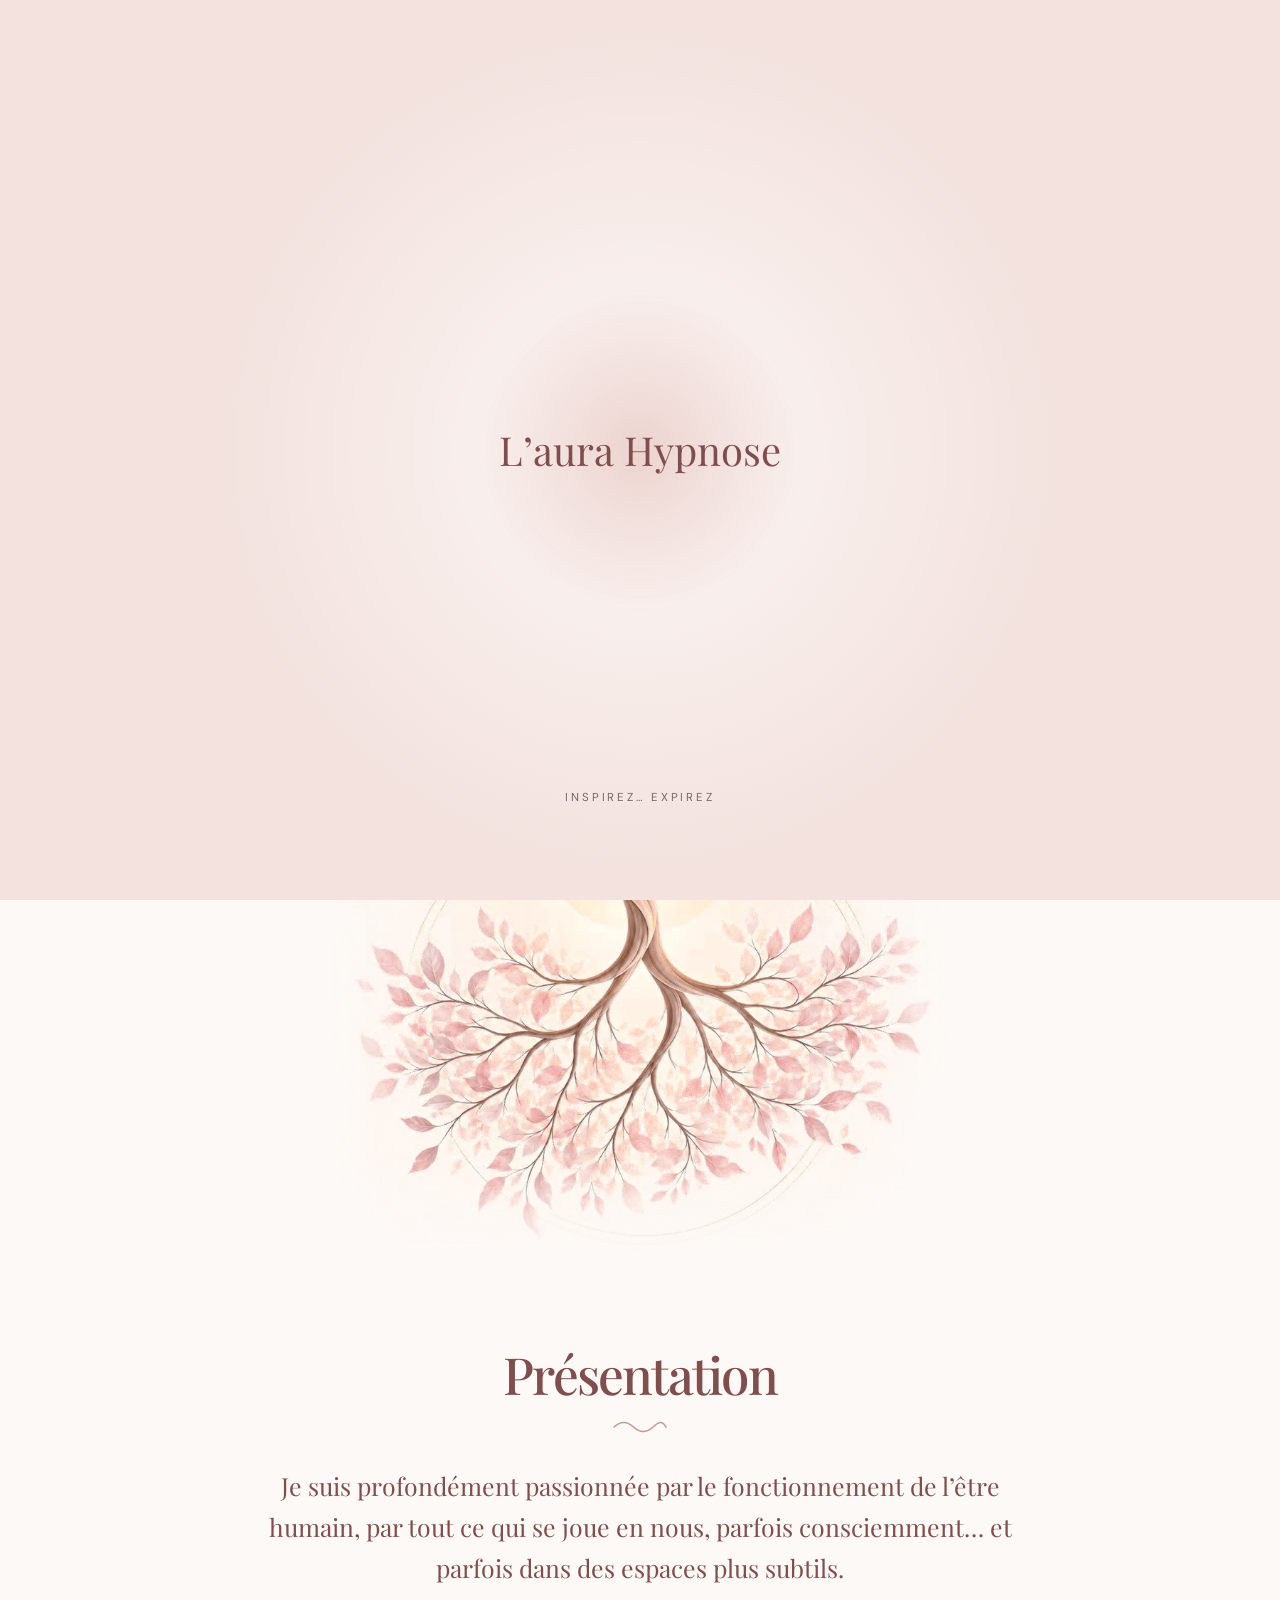
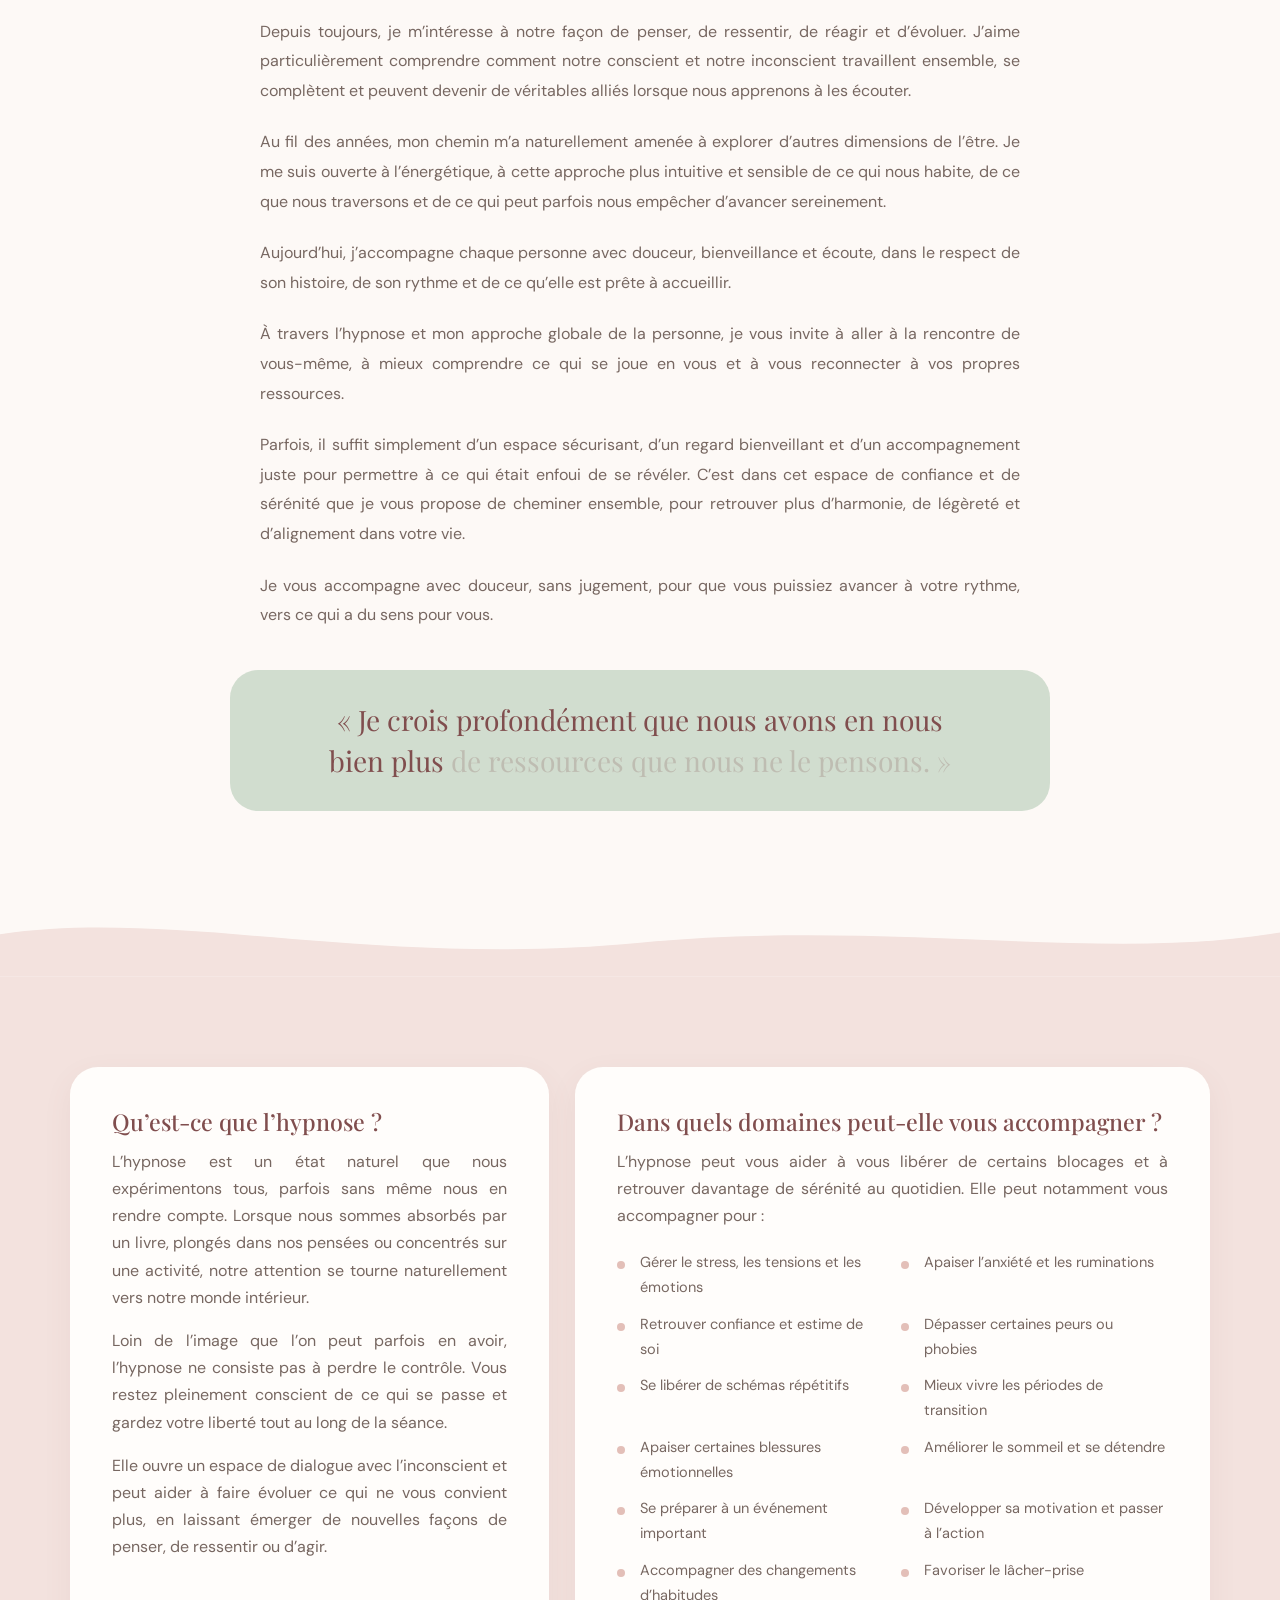
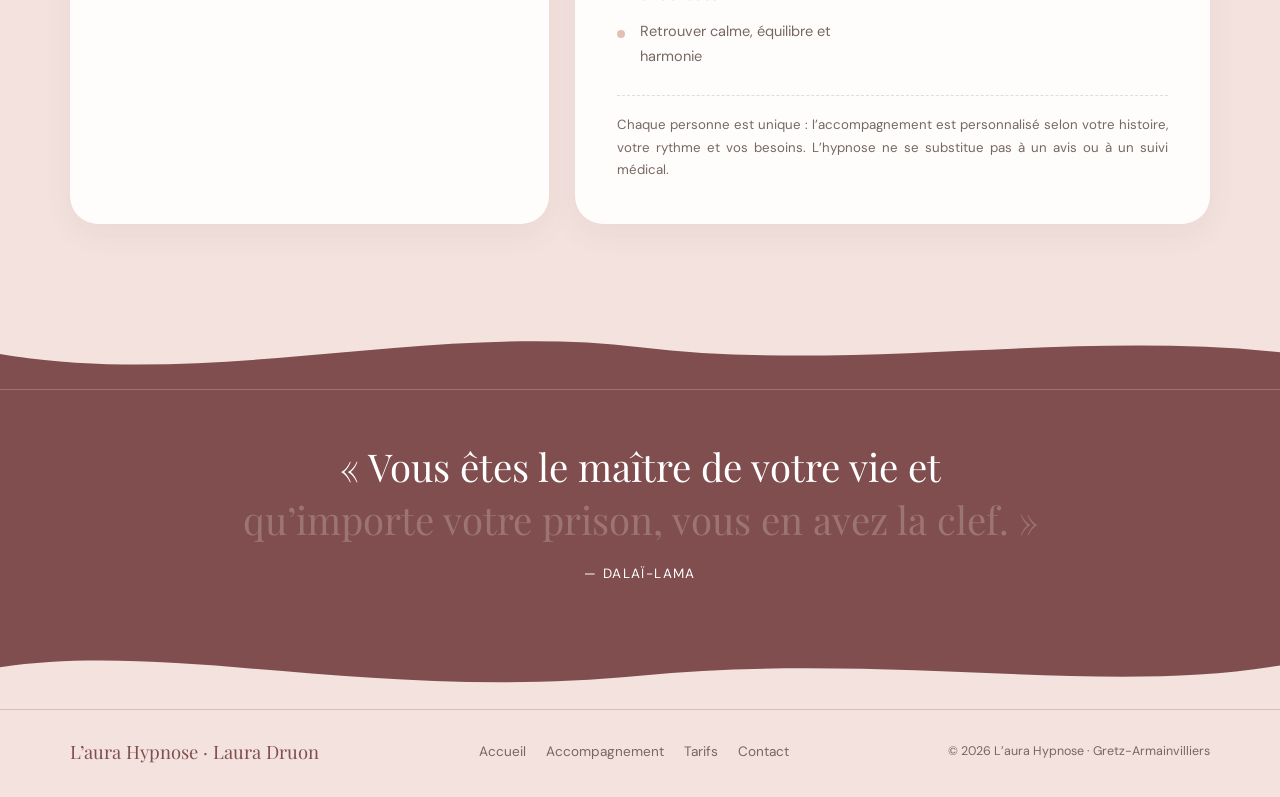
<file: index.html>
<!doctype html>
<html lang="fr">
  <head>
    <meta charset="utf-8">
    <meta name="viewport" content="width=device-width, initial-scale=1">
    <meta name="theme-color" content="#f3e2de">
    <meta name="description" content="Laura Druon, praticienne en hypnose Ericksonienne et magnétisme à Gretz-Armainvilliers. Un accompagnement doux et personnalisé.">
    <title>L’aura Hypnose — Laura Druon, hypnose et magnétisme</title>
    <link rel="preconnect" href="https://fonts.googleapis.com">
    <link rel="preconnect" href="https://fonts.gstatic.com" crossorigin>
    <link href="https://fonts.googleapis.com/css2?family=DM+Sans:wght@400;500;600;700&family=Playfair+Display:wght@400;500;600&display=swap" rel="stylesheet">
    <link rel="stylesheet" href="style.css?v=97beaa25">
    <link rel="stylesheet" href="motion.css?v=ee0d7de4">
  </head>
  <body>
    <div class="topline">Un accompagnement doux et personnalisé à Gretz-Armainvilliers</div>

    <header class="site-header">
      <div class="container nav-wrap">
        <button class="menu-toggle" type="button" aria-label="Ouvrir le menu" aria-expanded="false" aria-controls="navigation">
          <svg class="icon-open" viewBox="0 0 24 24" fill="none" stroke="currentColor" stroke-width="1.7" aria-hidden="true"><path d="M4 7h16M4 12h16M4 17h16" stroke-linecap="round"/></svg>
          <svg class="icon-close" viewBox="0 0 24 24" fill="none" stroke="currentColor" stroke-width="1.7" aria-hidden="true"><path d="M6 6l12 12M18 6 6 18" stroke-linecap="round"/></svg>
        </button>
        <nav class="menu-panel" id="navigation" aria-label="Navigation principale">
          <a href="index.html" aria-current="page">Accueil</a>
          <a href="accompagnement.html">Accompagnement</a>
          <a href="tarifs.html">Tarifs</a>
          <a href="contact.html">Contact</a>
        </nav>
        <a class="brand" href="index.html">L’aura Hypnose</a>
        <a class="button header-cta" href="contact.html">Prendre rendez-vous</a>
      </div>
    </header>

    <main>
      <section class="hero" id="accueil">
        <div class="container hero-grid">
          <div class="hero-copy">
            <p class="eyebrow">Hypnose Ericksonienne &amp; magnétisme</p>
            <h1>Retrouvez votre propre équilibre.</h1>
            <p>
              Un espace d’écoute et de douceur pour ralentir, vous reconnecter à vos ressources
              et avancer à votre rythme.
            </p>
            <div class="hero-actions">
              <a class="button" href="tel:+33698276993">Prendre rendez-vous <svg viewBox="0 0 24 24" fill="none" stroke="currentColor" stroke-width="1.8" aria-hidden="true"><path d="M5 12h14m-6-6 6 6-6 6" stroke-linecap="round" stroke-linejoin="round"/></svg></a>
              <a class="button button--outline" href="#presentation">Découvrir mon approche</a>
            </div>
            <div class="hero-location">
              <svg viewBox="0 0 24 24" fill="none" stroke="currentColor" stroke-width="1.7" aria-hidden="true"><path d="M20 10c0 5-8 12-8 12S4 15 4 10a8 8 0 1 1 16 0Z"/><circle cx="12" cy="10" r="2.5"/></svg>
              3 rue Gambetta · 77220 Gretz-Armainvilliers
            </div>
            <a class="hero-reviews" href="https://www.google.com/maps/search/?api=1&amp;query=L%27aura%20Hypnose%20Laura%20Druon%20Gretz-Armainvilliers" target="_blank" rel="noopener noreferrer">
              <span class="google-stars" aria-hidden="true">★★★★★</span> Voir les avis Google <svg viewBox="0 0 24 24" fill="none" stroke="currentColor" stroke-width="1.8" aria-hidden="true"><path d="M7 17 17 7M8 7h9v9" stroke-linecap="round" stroke-linejoin="round"/></svg>
            </a>
          </div>
          <div class="hero-portrait">
            <div class="hero-portrait-frame">
              <img src="assets/laura-druon.jpg" alt="Laura Druon, praticienne en hypnose Ericksonienne et magnétisme" width="768" height="768">
            </div>
          </div>
        </div>
      </section>
      <div class="wave" style="--from: var(--blush); --to: var(--paper)" aria-hidden="true"><svg viewBox="0 0 1440 90" preserveAspectRatio="none"><path d="M0,48 C240,90 480,10 720,40 C960,70 1200,20 1440,46 L1440,90 L0,90 Z"/></svg></div>

      <div class="tree-hang" aria-hidden="true">
        <img src="assets/arbre.webp" alt="" width="900" height="694">
      </div>

      <section class="section section--after-tree" id="presentation">
        <div class="container about-grid">
          <h2 class="section-title reveal">Présentation</h2>
          <div class="about-copy reveal">
            <p class="about-lead">
              Je suis profondément passionnée par le fonctionnement de l’être humain, par tout
              ce qui se joue en nous, parfois consciemment… et parfois dans des espaces plus subtils.
            </p>
            <p>
              Depuis toujours, je m’intéresse à notre façon de penser, de ressentir, de réagir
              et d’évoluer. J’aime particulièrement comprendre comment notre conscient et notre
              inconscient travaillent ensemble, se complètent et peuvent devenir de véritables
              alliés lorsque nous apprenons à les écouter.
            </p>
            <p>
              Au fil des années, mon chemin m’a naturellement amenée à explorer d’autres dimensions
              de l’être. Je me suis ouverte à l’énergétique, à cette approche plus intuitive et
              sensible de ce qui nous habite, de ce que nous traversons et de ce qui peut parfois
              nous empêcher d’avancer sereinement.
            </p>
            <p>
              Aujourd’hui, j’accompagne chaque personne avec douceur, bienveillance et écoute,
              dans le respect de son histoire, de son rythme et de ce qu’elle est prête à accueillir.
            </p>
            <p>
              À travers l’hypnose et mon approche globale de la personne, je vous invite à aller
              à la rencontre de vous-même, à mieux comprendre ce qui se joue en vous et à vous
              reconnecter à vos propres ressources.
            </p>
            <p>
              Parfois, il suffit simplement d’un espace sécurisant, d’un regard bienveillant et
              d’un accompagnement juste pour permettre à ce qui était enfoui de se révéler.
              C’est dans cet espace de confiance et de sérénité que je vous propose de cheminer
              ensemble, pour retrouver plus d’harmonie, de légèreté et d’alignement dans votre vie.
            </p>
            <p>
              Je vous accompagne avec douceur, sans jugement, pour que vous puissiez avancer à
              votre rythme, vers ce qui a du sens pour vous.
            </p>
          </div>
          <blockquote class="about-quote reveal">
            <p>« Je crois profondément que nous avons en nous bien plus de ressources que nous ne le pensons. »</p>
          </blockquote>
        </div>
      </section>

      <div class="wave" style="--from: var(--paper); --to: var(--blush)" aria-hidden="true"><svg viewBox="0 0 1440 90" preserveAspectRatio="none"><path d="M0,40 C200,10 420,80 720,50 C1000,22 1240,74 1440,38 L1440,90 L0,90 Z"/></svg></div>
      <section class="section section--blush" id="hypnose">
        <div class="container hypnosis-grid">
          <article class="soft-card reveal">
            <h3>Qu’est-ce que l’hypnose&nbsp;?</h3>
            <p>
              L’hypnose est un état naturel que nous expérimentons tous, parfois sans même nous
              en rendre compte. Lorsque nous sommes absorbés par un livre, plongés dans nos
              pensées ou concentrés sur une activité, notre attention se tourne naturellement
              vers notre monde intérieur.
            </p>
            <p>
              Loin de l’image que l’on peut parfois en avoir, l’hypnose ne consiste pas à perdre
              le contrôle. Vous restez pleinement conscient de ce qui se passe et gardez votre
              liberté tout au long de la séance.
            </p>
            <p>
              Elle ouvre un espace de dialogue avec l’inconscient et peut aider à faire évoluer
              ce qui ne vous convient plus, en laissant émerger de nouvelles façons de penser,
              de ressentir ou d’agir.
            </p>
          </article>
          <article class="soft-card reveal">
            <h3>Dans quels domaines peut-elle vous accompagner&nbsp;?</h3>
            <p>
              L’hypnose peut vous aider à vous libérer de certains blocages et à retrouver
              davantage de sérénité au quotidien. Elle peut notamment vous accompagner pour&nbsp;:
            </p>
            <ul class="support-list">
              <li>Gérer le stress, les tensions et les émotions</li>
              <li>Apaiser l’anxiété et les ruminations</li>
              <li>Retrouver confiance et estime de soi</li>
              <li>Dépasser certaines peurs ou phobies</li>
              <li>Se libérer de schémas répétitifs</li>
              <li>Mieux vivre les périodes de transition</li>
              <li>Apaiser certaines blessures émotionnelles</li>
              <li>Améliorer le sommeil et se détendre</li>
              <li>Se préparer à un événement important</li>
              <li>Développer sa motivation et passer à l’action</li>
              <li>Accompagner des changements d’habitudes</li>
              <li>Favoriser le lâcher-prise</li>
              <li>Retrouver calme, équilibre et harmonie</li>
            </ul>
            <p class="care-note">
              Chaque personne est unique : l’accompagnement est personnalisé selon votre
              histoire, votre rythme et vos besoins. L’hypnose ne se substitue pas à un avis
              ou à un suivi médical.
            </p>
          </article>
        </div>
      </section>

      <div class="wave" style="--from: var(--blush); --to: var(--rose)" aria-hidden="true"><svg viewBox="0 0 1440 90" preserveAspectRatio="none"><path d="M0,48 C240,90 480,10 720,40 C960,70 1200,20 1440,46 L1440,90 L0,90 Z"/></svg></div>
      <section class="quote-band" aria-label="Une pensée inspirante">
        <blockquote class="reveal">
          « Vous êtes le maître de votre vie et qu’importe votre prison, vous en avez la clef. »
          <cite>— Dalaï-Lama</cite>
        </blockquote>
      </section>
    </main>

    <div class="wave" style="--from: var(--rose); --to: var(--blush)" aria-hidden="true"><svg viewBox="0 0 1440 90" preserveAspectRatio="none"><path d="M0,40 C200,10 420,80 720,50 C1000,22 1240,74 1440,38 L1440,90 L0,90 Z"/></svg></div>
    <footer class="site-footer">
      <div class="container footer-inner">
        <span class="footer-brand">L’aura Hypnose · Laura Druon</span>
        <nav class="footer-links" aria-label="Liens du pied de page"><a href="index.html">Accueil</a> <a href="accompagnement.html">Accompagnement</a> <a href="tarifs.html">Tarifs</a> <a href="contact.html">Contact</a></nav>
        <p>© <span id="year">2026</span> L’aura Hypnose · Gretz-Armainvilliers</p>
      </div>
    </footer>

    <script src="main.js?v=8ebdf95c"></script>
    <script src="motion.js?v=c8d9424c"></script>
  </body>
</html>
</file>
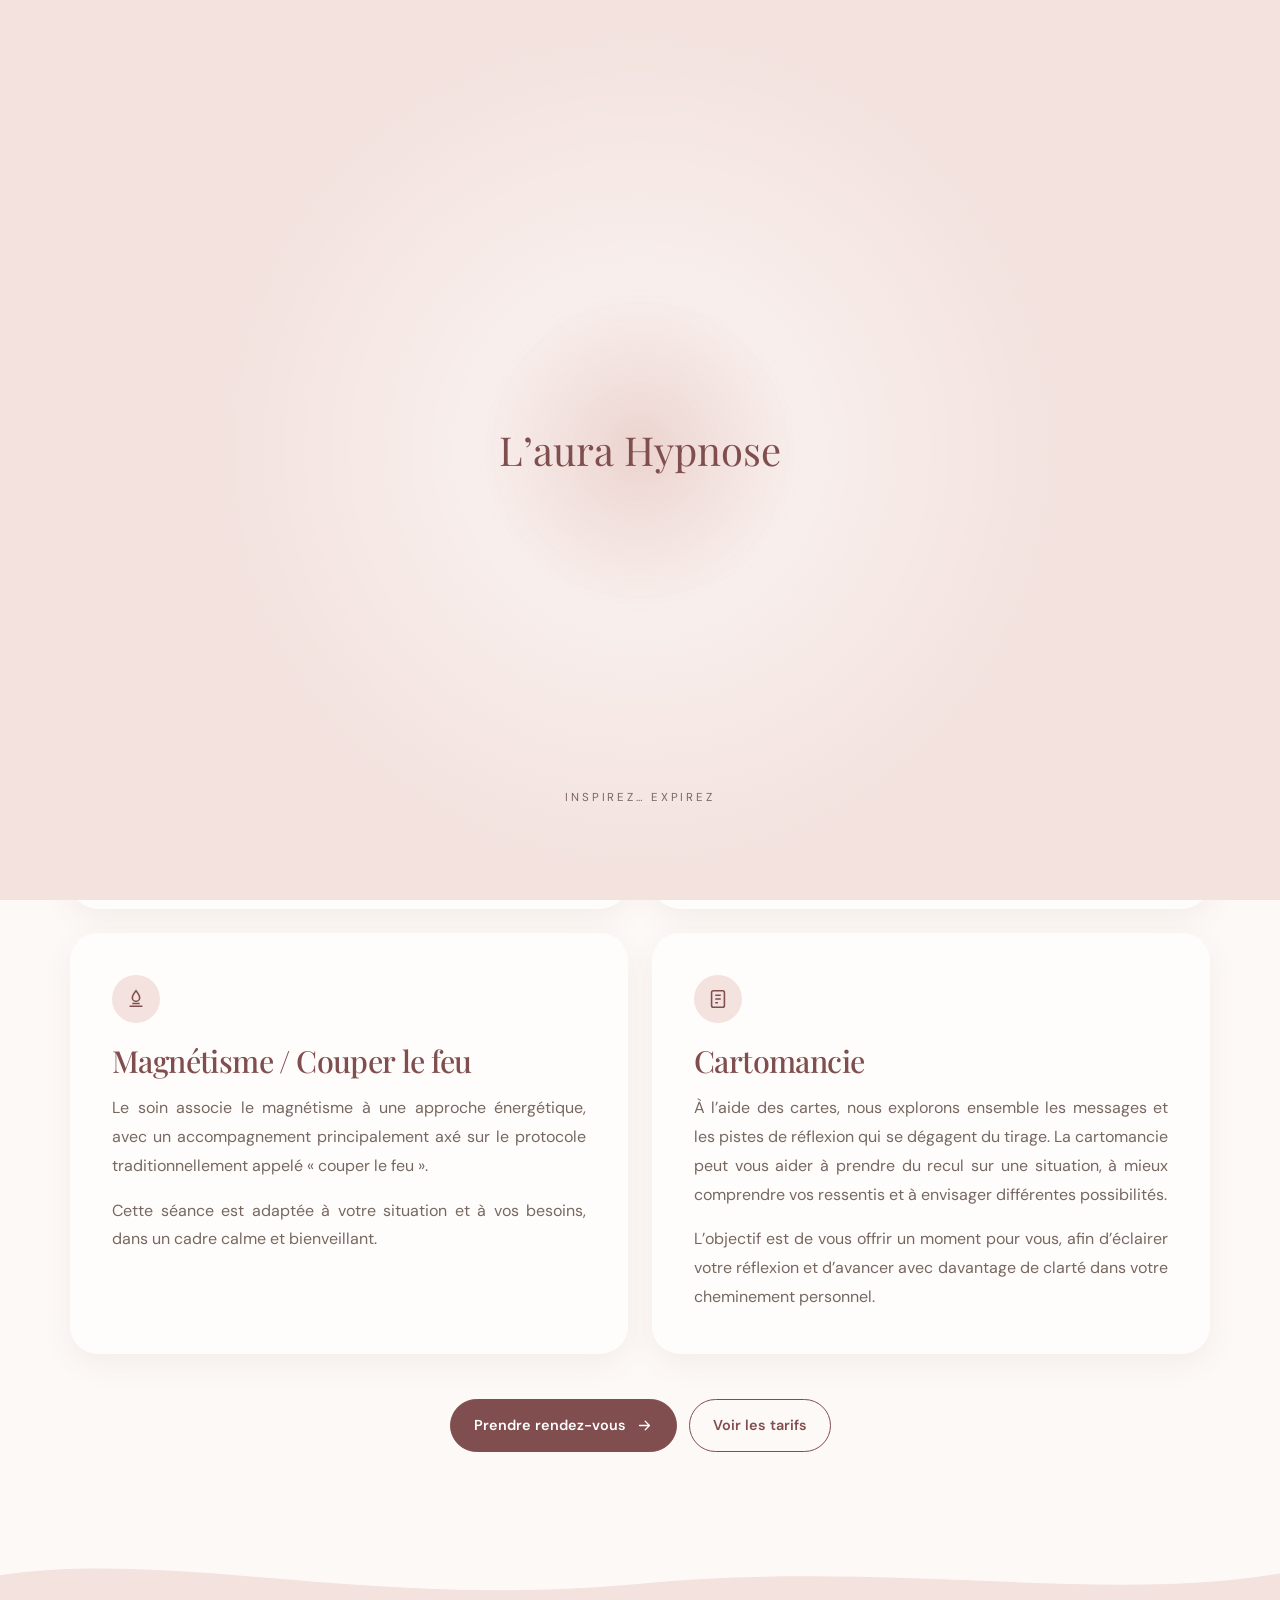
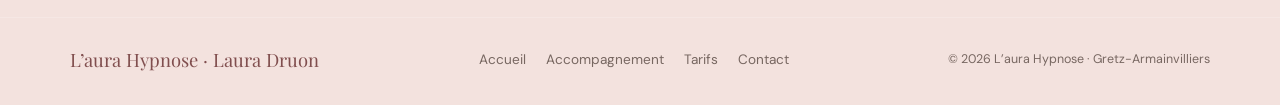
<file: accompagnement.html>
<!doctype html>
<html lang="fr">
  <head>
    <meta charset="utf-8">
    <meta name="viewport" content="width=device-width, initial-scale=1">
    <meta name="theme-color" content="#f3e2de">
    <meta name="description" content="Séance d’hypnose, soin énergétique, magnétisme / couper le feu et cartomancie à Gretz-Armainvilliers.">
    <title>Accompagnement — L’aura Hypnose</title>
    <link rel="preconnect" href="https://fonts.googleapis.com">
    <link rel="preconnect" href="https://fonts.gstatic.com" crossorigin>
    <link href="https://fonts.googleapis.com/css2?family=DM+Sans:wght@400;500;600;700&family=Playfair+Display:wght@400;500;600&display=swap" rel="stylesheet">
    <link rel="stylesheet" href="style.css?v=97beaa25">
    <link rel="stylesheet" href="motion.css?v=ee0d7de4">
  </head>
  <body>
    <div class="topline">Un accompagnement doux et personnalisé à Gretz-Armainvilliers</div>

    <header class="site-header">
      <div class="container nav-wrap">
        <button class="menu-toggle" type="button" aria-label="Ouvrir le menu" aria-expanded="false" aria-controls="navigation">
          <svg class="icon-open" viewBox="0 0 24 24" fill="none" stroke="currentColor" stroke-width="1.7" aria-hidden="true"><path d="M4 7h16M4 12h16M4 17h16" stroke-linecap="round"/></svg>
          <svg class="icon-close" viewBox="0 0 24 24" fill="none" stroke="currentColor" stroke-width="1.7" aria-hidden="true"><path d="M6 6l12 12M18 6 6 18" stroke-linecap="round"/></svg>
        </button>
        <nav class="menu-panel" id="navigation" aria-label="Navigation principale">
          <a href="index.html">Accueil</a>
          <a href="accompagnement.html" aria-current="page">Accompagnement</a>
          <a href="tarifs.html">Tarifs</a>
          <a href="contact.html">Contact</a>
        </nav>
        <a class="brand" href="index.html">L’aura Hypnose</a>
        <a class="button header-cta" href="contact.html">Prendre rendez-vous</a>
      </div>
    </header>

    <main>
      <section class="page-hero">
        <div class="container">
          <h1>Accompagnement</h1>
          <p>Chaque accompagnement est pensé pour vous, dans le respect de votre histoire et de votre rythme.</p>
        </div>
      </section>
      <div class="wave" style="--from: var(--blush); --to: var(--paper)" aria-hidden="true"><svg viewBox="0 0 1440 90" preserveAspectRatio="none"><path d="M0,48 C240,90 480,10 720,40 C960,70 1200,20 1440,46 L1440,90 L0,90 Z"/></svg></div>
      <section class="section">
        <div class="container">
          <div class="offer-grid">
            <article class="soft-card offer-card reveal">
              <div class="icon-bubble" aria-hidden="true"><svg viewBox="0 0 24 24" fill="none" stroke="currentColor" stroke-width="1.7"><path d="M12 3c-4.5 0-7 3.1-7 7 0 2.8 1.7 4.2 3.5 5.2.8.5 1.5 1.1 1.5 2.3V20h4v-2.5c0-1.2.7-1.8 1.5-2.3C17.3 14.2 19 12.8 19 10c0-3.9-2.5-7-7-7Z"/><path d="M9.5 20h5M10 8.5c.5-1 1.2-1.5 2-1.5"/></svg></div>
              <h2>Séance d’hypnose</h2>
              <p>La séance se déroule en deux temps.</p>
              <p>Dans un premier temps, nous prenons le temps d’échanger afin de bien comprendre votre problématique, vos besoins et ce que vous êtes venu chercher à travers cet accompagnement.</p>
              <p>Dans un second temps, nous réalisons la séance d’hypnose, adaptée à votre situation et à vos attentes.</p>
            </article>
            <article class="soft-card offer-card reveal">
              <div class="icon-bubble" aria-hidden="true"><svg viewBox="0 0 24 24" fill="none" stroke="currentColor" stroke-width="1.7"><path d="M12 21s-8-4.4-8-11a4.5 4.5 0 0 1 8-2.8A4.5 4.5 0 0 1 20 10c0 6.6-8 11-8 11Z"/><path d="M12 7v8m-3-4h6"/></svg></div>
              <h2>Soin énergétique</h2>
              <p>Le soin énergétique est réalisé dans un cadre calme et apaisant. Il vise à favoriser le rééquilibrage des énergies du corps, à harmoniser la circulation énergétique et à vous offrir un moment de détente, de recentrage et de reconnexion à vous-même.</p>
            </article>
            <article class="soft-card offer-card reveal">
              <div class="icon-bubble" aria-hidden="true"><svg viewBox="0 0 24 24" fill="none" stroke="currentColor" stroke-width="1.7"><path d="M12 3c-2.5 3-4 5-4 7.5a4 4 0 0 0 8 0C16 8 14.5 6 12 3Z"/><path d="M5 20h14M8 17h8"/></svg></div>
              <h2>Magnétisme / Couper le feu</h2>
              <p>Le soin associe le magnétisme à une approche énergétique, avec un accompagnement principalement axé sur le protocole traditionnellement appelé « couper le feu ».</p>
              <p>Cette séance est adaptée à votre situation et à vos besoins, dans un cadre calme et bienveillant.</p>
            </article>
            <article class="soft-card offer-card reveal">
              <div class="icon-bubble" aria-hidden="true"><svg viewBox="0 0 24 24" fill="none" stroke="currentColor" stroke-width="1.7"><rect x="5" y="3" width="14" height="18" rx="2"/><path d="M9 8h6m-6 4h6m-6 4h3"/></svg></div>
              <h2>Cartomancie</h2>
              <p>À l’aide des cartes, nous explorons ensemble les messages et les pistes de réflexion qui se dégagent du tirage. La cartomancie peut vous aider à prendre du recul sur une situation, à mieux comprendre vos ressentis et à envisager différentes possibilités.</p>
              <p>L’objectif est de vous offrir un moment pour vous, afin d’éclairer votre réflexion et d’avancer avec davantage de clarté dans votre cheminement personnel.</p>
            </article>
          </div>
          <div class="page-actions">
            <a class="button" href="contact.html">Prendre rendez-vous <svg viewBox="0 0 24 24" fill="none" stroke="currentColor" stroke-width="1.8" aria-hidden="true"><path d="M5 12h14m-6-6 6 6-6 6" stroke-linecap="round" stroke-linejoin="round"/></svg></a>
            <a class="button button--outline" href="tarifs.html">Voir les tarifs</a>
          </div>
        </div>
      </section>
    </main>

    <div class="wave" style="--from: var(--paper); --to: var(--blush)" aria-hidden="true"><svg viewBox="0 0 1440 90" preserveAspectRatio="none"><path d="M0,40 C200,10 420,80 720,50 C1000,22 1240,74 1440,38 L1440,90 L0,90 Z"/></svg></div>
    <footer class="site-footer">
      <div class="container footer-inner">
        <span class="footer-brand">L’aura Hypnose · Laura Druon</span>
        <nav class="footer-links" aria-label="Liens du pied de page"><a href="index.html">Accueil</a> <a href="accompagnement.html">Accompagnement</a> <a href="tarifs.html">Tarifs</a> <a href="contact.html">Contact</a></nav>
        <p>© <span id="year">2026</span> L’aura Hypnose · Gretz-Armainvilliers</p>
      </div>
    </footer>

    <script src="main.js?v=8ebdf95c"></script>
    <script src="motion.js?v=c8d9424c"></script>
  </body>
</html>
</file>
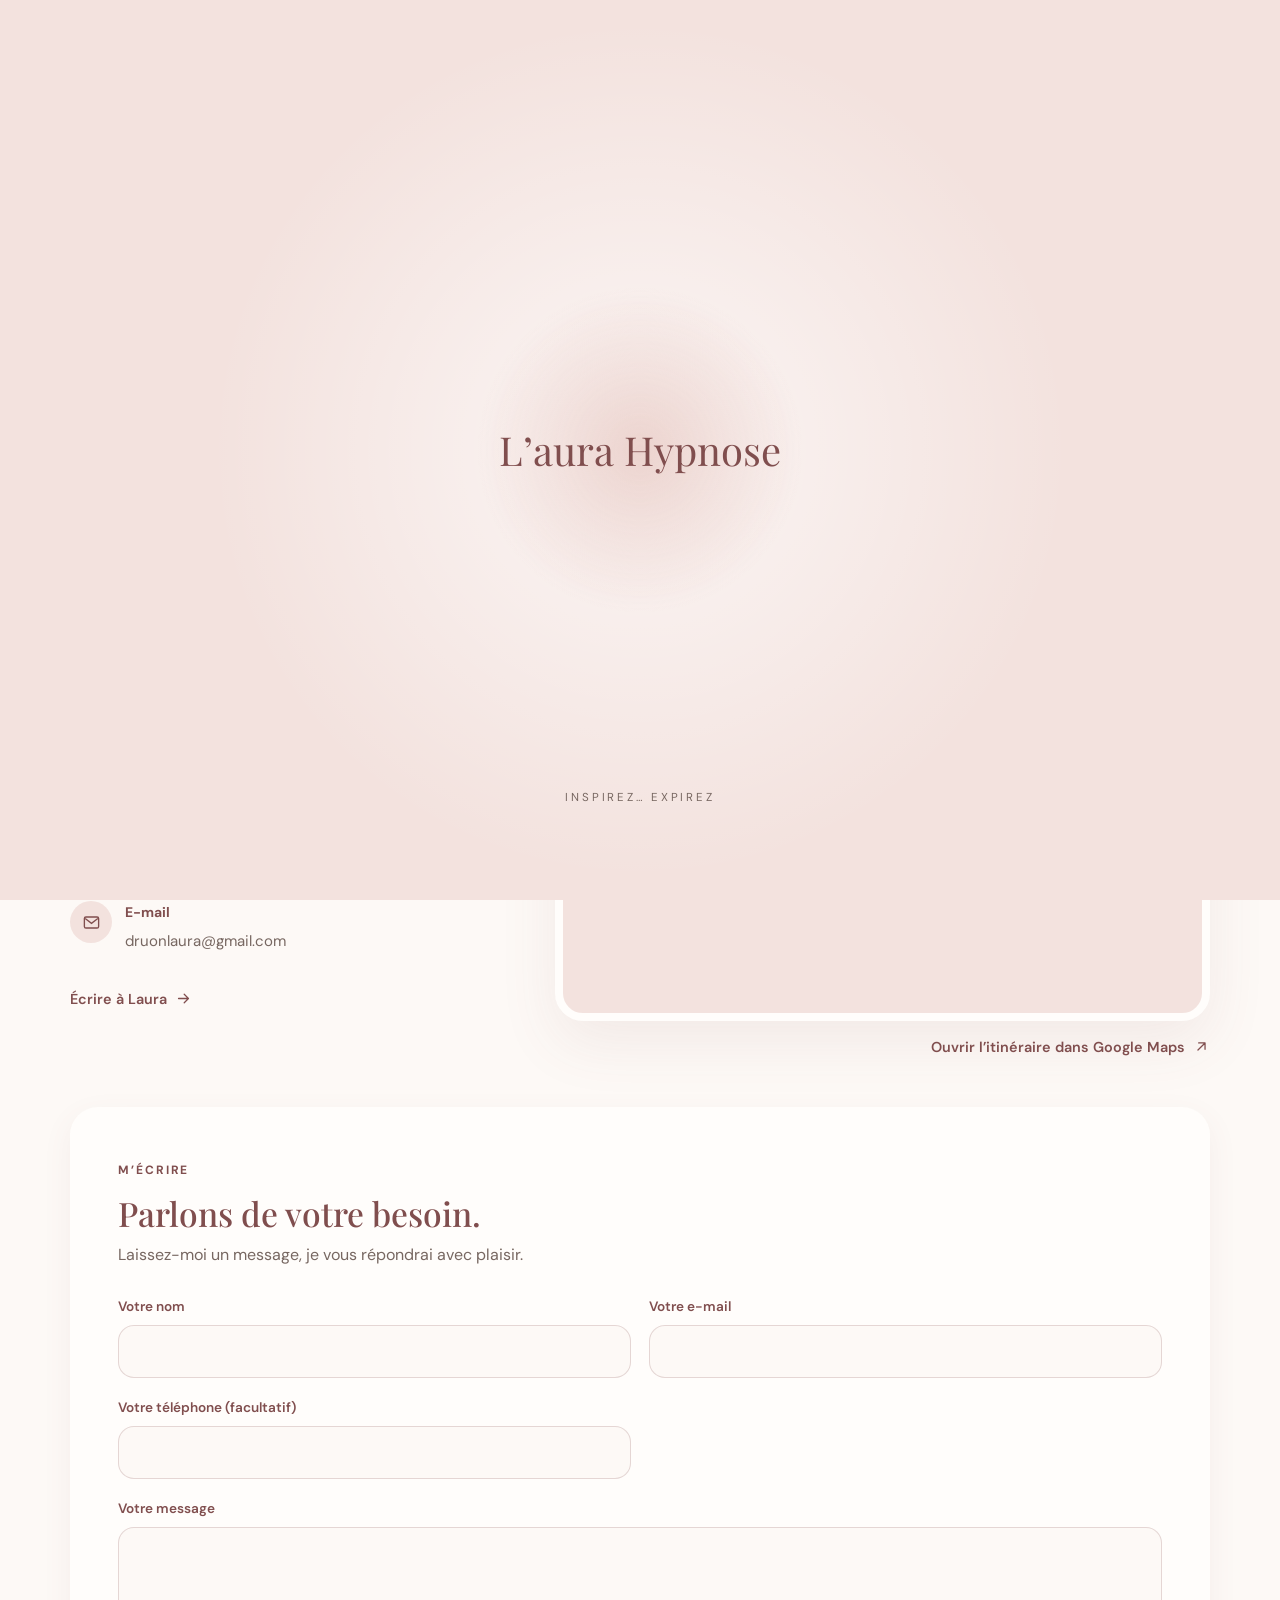
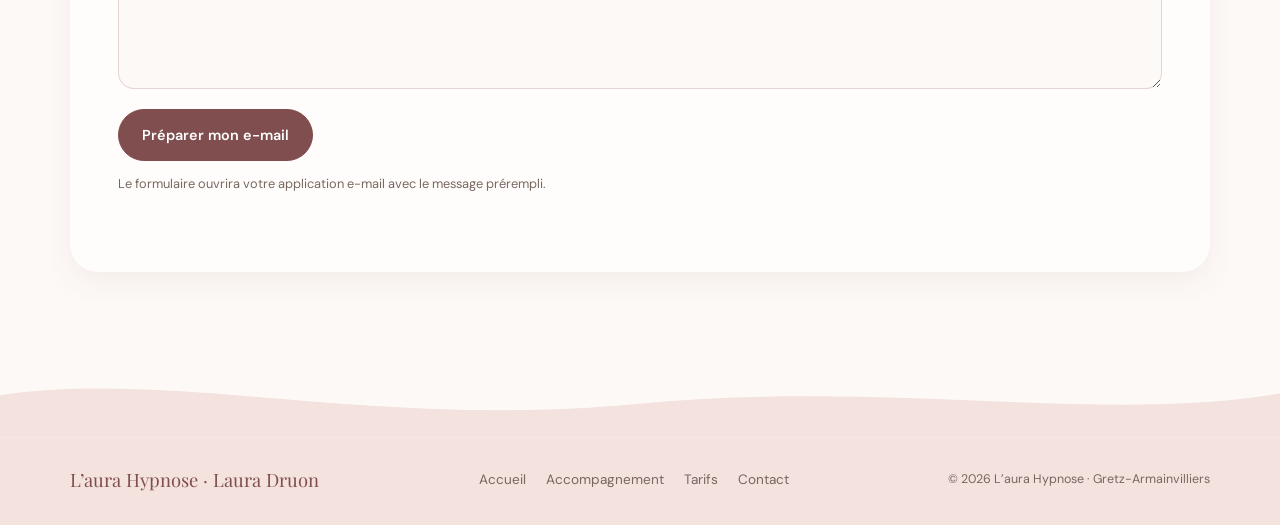
<file: contact.html>
<!doctype html>
<html lang="fr">
  <head>
    <meta charset="utf-8">
    <meta name="viewport" content="width=device-width, initial-scale=1">
    <meta name="theme-color" content="#f3e2de">
    <meta name="description" content="Contacter Laura Druon, praticienne en hypnose et magnétisme, 3 rue Gambetta à Gretz-Armainvilliers.">
    <title>Contact — L’aura Hypnose</title>
    <link rel="preconnect" href="https://fonts.googleapis.com">
    <link rel="preconnect" href="https://fonts.gstatic.com" crossorigin>
    <link href="https://fonts.googleapis.com/css2?family=DM+Sans:wght@400;500;600;700&family=Playfair+Display:wght@400;500;600&display=swap" rel="stylesheet">
    <link rel="stylesheet" href="style.css?v=97beaa25">
    <link rel="stylesheet" href="motion.css?v=ee0d7de4">
  </head>
  <body>
    <div class="topline">Un accompagnement doux et personnalisé à Gretz-Armainvilliers</div>

    <header class="site-header">
      <div class="container nav-wrap">
        <button class="menu-toggle" type="button" aria-label="Ouvrir le menu" aria-expanded="false" aria-controls="navigation">
          <svg class="icon-open" viewBox="0 0 24 24" fill="none" stroke="currentColor" stroke-width="1.7" aria-hidden="true"><path d="M4 7h16M4 12h16M4 17h16" stroke-linecap="round"/></svg>
          <svg class="icon-close" viewBox="0 0 24 24" fill="none" stroke="currentColor" stroke-width="1.7" aria-hidden="true"><path d="M6 6l12 12M18 6 6 18" stroke-linecap="round"/></svg>
        </button>
        <nav class="menu-panel" id="navigation" aria-label="Navigation principale">
          <a href="index.html">Accueil</a>
          <a href="accompagnement.html">Accompagnement</a>
          <a href="tarifs.html">Tarifs</a>
          <a href="contact.html" aria-current="page">Contact</a>
        </nav>
        <a class="brand" href="index.html">L’aura Hypnose</a>
        <a class="button header-cta" href="contact.html">Prendre rendez-vous</a>
      </div>
    </header>

    <main>
      <section class="page-hero">
        <div class="container">
          <h1>Contact</h1>
          <p>Une question ou envie de prendre rendez-vous&nbsp;? Je serai heureuse d’échanger avec vous.</p>
        </div>
      </section>
      <div class="wave" style="--from: var(--blush); --to: var(--paper)" aria-hidden="true"><svg viewBox="0 0 1440 90" preserveAspectRatio="none"><path d="M0,48 C240,90 480,10 720,40 C960,70 1200,20 1440,46 L1440,90 L0,90 Z"/></svg></div>
      <section class="section">
        <div class="container contact-grid">
          <div class="contact-copy reveal">
            <h2>Le premier pas, c’est de se rencontrer.</h2>
            <p>Contactez-moi par téléphone ou par e-mail, ou laissez-moi un message ci-dessous.</p>
            <div class="contact-list">
              <div class="contact-item">
                <span class="contact-icon" aria-hidden="true"><svg viewBox="0 0 24 24" fill="none" stroke="currentColor" stroke-width="1.7" aria-hidden="true"><path d="M20 10c0 5-8 12-8 12S4 15 4 10a8 8 0 1 1 16 0Z"/><circle cx="12" cy="10" r="2.5"/></svg></span>
                <div>
                  <strong>Adresse</strong>
                  <address>3 rue Gambetta<br>77220 Gretz-Armainvilliers<br>Entrée en bas directement</address>
                </div>
              </div>
              <div class="contact-item">
                <span class="contact-icon" aria-hidden="true">
                  <svg viewBox="0 0 24 24" fill="none" stroke="currentColor" stroke-width="1.7"><path d="M6.6 3h3l1.5 4-2 1.5a15 15 0 0 0 6.4 6.4l1.5-2 4 1.5v3c0 1.1-.9 2-2 2C10.7 19.4 4.6 13.3 4.6 5c0-1.1.9-2 2-2Z"/></svg>
                </span>
                <div>
                  <strong>Téléphone</strong>
                  <a href="tel:+33698276993">06 98 27 69 93</a>
                </div>
              </div>
              <div class="contact-item">
                <span class="contact-icon" aria-hidden="true">
                  <svg viewBox="0 0 24 24" fill="none" stroke="currentColor" stroke-width="1.7"><rect x="3" y="5" width="18" height="14" rx="2"/><path d="m4 7 8 6 8-6"/></svg>
                </span>
                <div>
                  <strong>E-mail</strong>
                  <a href="mailto:druonlaura@gmail.com">druonlaura@gmail.com</a>
                </div>
              </div>
            </div>
            <a class="text-link" href="mailto:druonlaura@gmail.com?subject=Demande%20de%20rendez-vous">Écrire à Laura <svg viewBox="0 0 24 24" fill="none" stroke="currentColor" stroke-width="1.8" aria-hidden="true"><path d="M5 12h14m-6-6 6 6-6 6" stroke-linecap="round" stroke-linejoin="round"/></svg></a>
          </div>
          <div class="reveal">
            <div class="map-wrap">
              <iframe
                title="Carte de localisation du cabinet de Laura Druon à Gretz-Armainvilliers"
                src="https://www.google.com/maps?q=3%20rue%20Gambetta%2C%2077220%20Gretz-Armainvilliers&amp;z=15&amp;output=embed"
                loading="lazy"
                referrerpolicy="no-referrer-when-downgrade"
              ></iframe>
            </div>
            <div class="map-link">
              <a class="text-link" href="https://www.google.com/maps/search/?api=1&amp;query=3%20rue%20Gambetta%2C%2077220%20Gretz-Armainvilliers" target="_blank" rel="noopener noreferrer">Ouvrir l’itinéraire dans Google Maps <svg viewBox="0 0 24 24" fill="none" stroke="currentColor" stroke-width="1.8" aria-hidden="true"><path d="M7 17 17 7M8 7h9v9" stroke-linecap="round" stroke-linejoin="round"/></svg></a>
            </div>
          </div>
          <form class="contact-form reveal" id="contact-form">
            <p class="eyebrow">M’écrire</p>
            <h3>Parlons de votre besoin.</h3>
            <p class="form-intro">Laissez-moi un message, je vous répondrai avec plaisir.</p>
            <div class="form-fields">
              <div class="form-field">
                <label for="contact-name">Votre nom</label>
                <input id="contact-name" name="name" type="text" autocomplete="name" required>
              </div>
              <div class="form-field">
                <label for="contact-email">Votre e-mail</label>
                <input id="contact-email" name="email" type="email" autocomplete="email" required>
              </div>
              <div class="form-field">
                <label for="contact-phone">Votre téléphone <span>(facultatif)</span></label>
                <input id="contact-phone" name="phone" type="tel" autocomplete="tel">
              </div>
              <div class="form-field form-field--wide">
                <label for="contact-message">Votre message</label>
                <textarea id="contact-message" name="message" rows="5" required></textarea>
              </div>
            </div>
            <button class="button form-submit" type="submit">Préparer mon e-mail</button>
            <p class="form-note">Le formulaire ouvrira votre application e-mail avec le message prérempli.</p>
            <p class="form-status" id="form-status" role="status" aria-live="polite"></p>
          </form>
        </div>
      </section>
    </main>

    <div class="wave" style="--from: var(--paper); --to: var(--blush)" aria-hidden="true"><svg viewBox="0 0 1440 90" preserveAspectRatio="none"><path d="M0,40 C200,10 420,80 720,50 C1000,22 1240,74 1440,38 L1440,90 L0,90 Z"/></svg></div>
    <footer class="site-footer">
      <div class="container footer-inner">
        <span class="footer-brand">L’aura Hypnose · Laura Druon</span>
        <nav class="footer-links" aria-label="Liens du pied de page"><a href="index.html">Accueil</a> <a href="accompagnement.html">Accompagnement</a> <a href="tarifs.html">Tarifs</a> <a href="contact.html">Contact</a></nav>
        <p>© <span id="year">2026</span> L’aura Hypnose · Gretz-Armainvilliers</p>
      </div>
    </footer>

    <script src="main.js?v=8ebdf95c"></script>
    <script src="motion.js?v=c8d9424c"></script>
  </body>
</html>
</file>
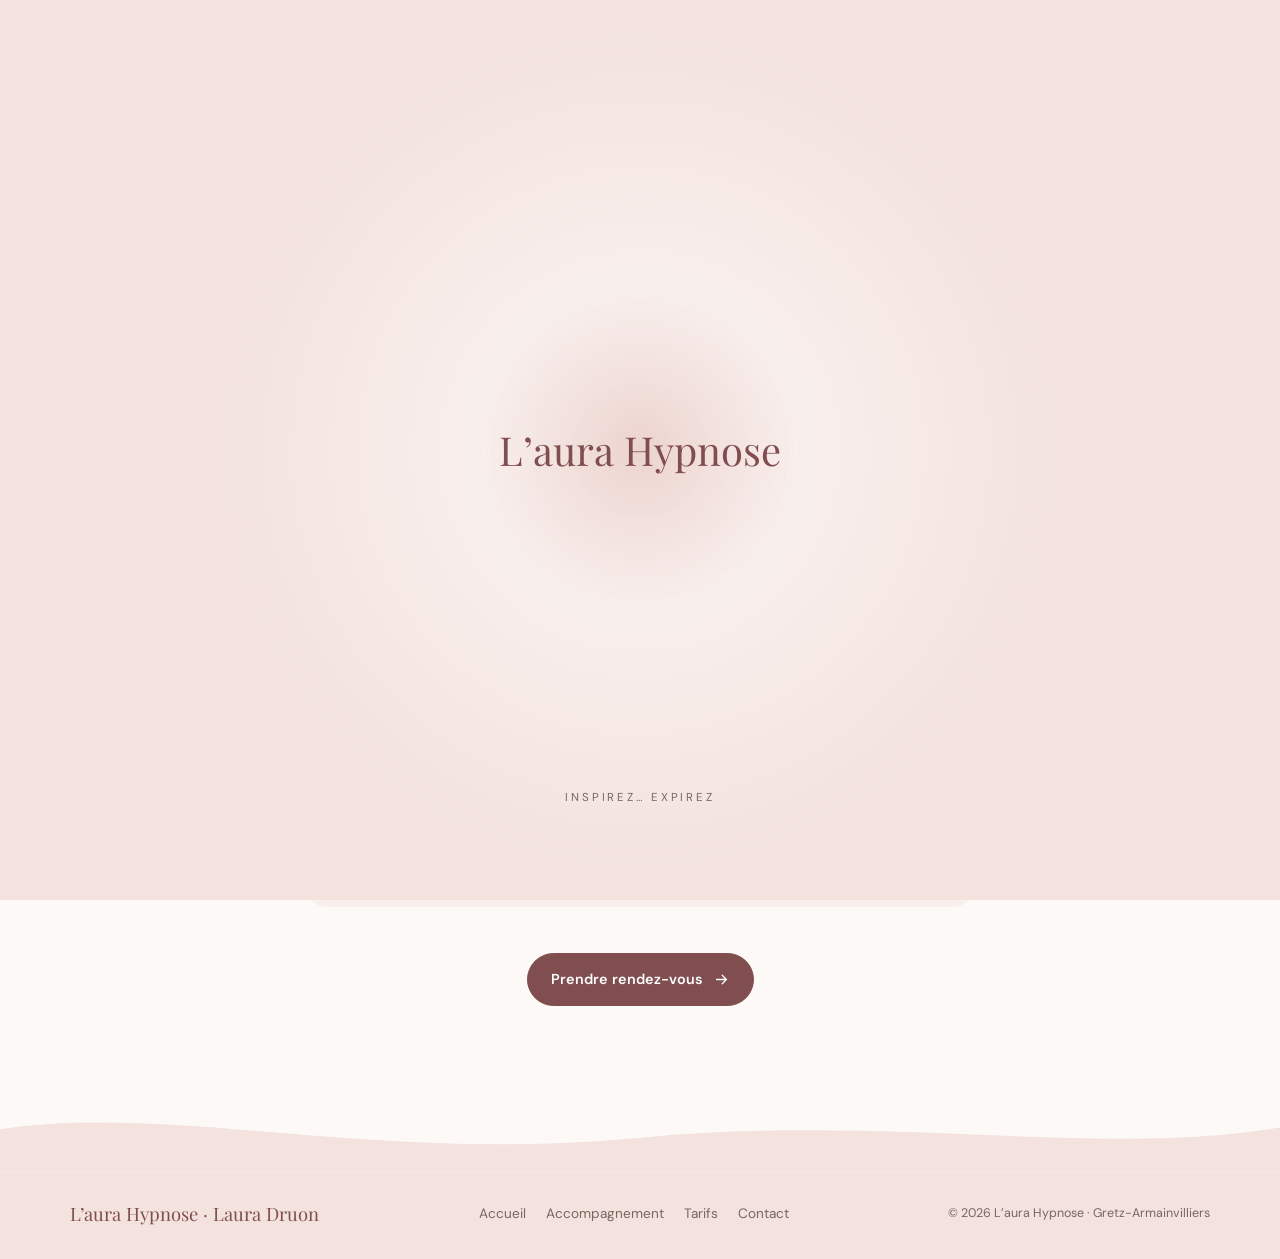
<file: tarifs.html>
<!doctype html>
<html lang="fr">
  <head>
    <meta charset="utf-8">
    <meta name="viewport" content="width=device-width, initial-scale=1">
    <meta name="theme-color" content="#f3e2de">
    <meta name="description" content="Tarifs des séances d’hypnose, soins énergétiques, magnétisme et cartomancie à Gretz-Armainvilliers.">
    <title>Tarifs — L’aura Hypnose</title>
    <link rel="preconnect" href="https://fonts.googleapis.com">
    <link rel="preconnect" href="https://fonts.gstatic.com" crossorigin>
    <link href="https://fonts.googleapis.com/css2?family=DM+Sans:wght@400;500;600;700&family=Playfair+Display:wght@400;500;600&display=swap" rel="stylesheet">
    <link rel="stylesheet" href="style.css?v=97beaa25">
    <link rel="stylesheet" href="motion.css?v=ee0d7de4">
  </head>
  <body>
    <div class="topline">Un accompagnement doux et personnalisé à Gretz-Armainvilliers</div>

    <header class="site-header">
      <div class="container nav-wrap">
        <button class="menu-toggle" type="button" aria-label="Ouvrir le menu" aria-expanded="false" aria-controls="navigation">
          <svg class="icon-open" viewBox="0 0 24 24" fill="none" stroke="currentColor" stroke-width="1.7" aria-hidden="true"><path d="M4 7h16M4 12h16M4 17h16" stroke-linecap="round"/></svg>
          <svg class="icon-close" viewBox="0 0 24 24" fill="none" stroke="currentColor" stroke-width="1.7" aria-hidden="true"><path d="M6 6l12 12M18 6 6 18" stroke-linecap="round"/></svg>
        </button>
        <nav class="menu-panel" id="navigation" aria-label="Navigation principale">
          <a href="index.html">Accueil</a>
          <a href="accompagnement.html">Accompagnement</a>
          <a href="tarifs.html" aria-current="page">Tarifs</a>
          <a href="contact.html">Contact</a>
        </nav>
        <a class="brand" href="index.html">L’aura Hypnose</a>
        <a class="button header-cta" href="contact.html">Prendre rendez-vous</a>
      </div>
    </header>

    <main>
      <section class="page-hero">
        <div class="container">
          <h1>Tarifs</h1>
          <p>Chaque rencontre commence par un temps d’échange pour accueillir vos besoins et définir ensemble l’accompagnement qui vous convient.</p>
        </div>
      </section>
      <div class="wave" style="--from: var(--blush); --to: var(--paper)" aria-hidden="true"><svg viewBox="0 0 1440 90" preserveAspectRatio="none"><path d="M0,48 C240,90 480,10 720,40 C960,70 1200,20 1440,46 L1440,90 L0,90 Z"/></svg></div>
      <section class="section">
        <div class="container">
          <div class="price-grid">
            <article class="price-card reveal">
              <div class="icon-bubble" aria-hidden="true"><svg viewBox="0 0 24 24" fill="none" stroke="currentColor" stroke-width="1.7"><path d="M12 3c-4.5 0-7 3.1-7 7 0 2.8 1.7 4.2 3.5 5.2.8.5 1.5 1.1 1.5 2.3V20h4v-2.5c0-1.2.7-1.8 1.5-2.3C17.3 14.2 19 12.8 19 10c0-3.9-2.5-7-7-7Z"/><path d="M9.5 20h5M10 8.5c.5-1 1.2-1.5 2-1.5"/></svg></div>
              <h2>Séance d’hypnothérapie</h2>
              <p class="price-duration">1 h 15</p>
              <p class="price-amount">70 €</p>
            </article>
            <article class="price-card reveal">
              <div class="icon-bubble" aria-hidden="true"><svg viewBox="0 0 24 24" fill="none" stroke="currentColor" stroke-width="1.7"><path d="M12 21s-8-4.4-8-11a4.5 4.5 0 0 1 8-2.8A4.5 4.5 0 0 1 20 10c0 6.6-8 11-8 11Z"/><path d="M12 7v8m-3-4h6"/></svg></div>
              <h2>Soins énergétiques</h2>
              <p class="price-duration">1 h</p>
              <p class="price-amount">60 €</p>
            </article>
            <article class="price-card reveal">
              <div class="icon-bubble" aria-hidden="true"><svg viewBox="0 0 24 24" fill="none" stroke="currentColor" stroke-width="1.7"><path d="M12 3c-2.5 3-4 5-4 7.5a4 4 0 0 0 8 0C16 8 14.5 6 12 3Z"/><path d="M5 20h14M8 17h8"/></svg></div>
              <h2>Magnétisme / couper le feu</h2>
              <p class="price-duration">Entre 30 min et 1 h</p>
              <a class="price-contact" href="tel:+33698276993">Me contacter</a>
            </article>
            <article class="price-card reveal">
              <div class="icon-bubble" aria-hidden="true"><svg viewBox="0 0 24 24" fill="none" stroke="currentColor" stroke-width="1.7"><rect x="5" y="3" width="14" height="18" rx="2"/><path d="M9 8h6m-6 4h6m-6 4h3"/></svg></div>
              <h2>Cartomancie</h2>
              <p class="price-duration">45 min</p>
              <p class="price-amount">50 €</p>
            </article>
          </div>
          <p class="mutuelle-note reveal">
            Certaines mutuelles peuvent proposer une prise en charge des séances d’hypnose.
            N’hésitez pas à vous renseigner auprès de votre complémentaire santé.
          </p>
          <div class="page-actions">
            <a class="button" href="contact.html">Prendre rendez-vous <svg viewBox="0 0 24 24" fill="none" stroke="currentColor" stroke-width="1.8" aria-hidden="true"><path d="M5 12h14m-6-6 6 6-6 6" stroke-linecap="round" stroke-linejoin="round"/></svg></a>
          </div>
        </div>
      </section>
    </main>

    <div class="wave" style="--from: var(--paper); --to: var(--blush)" aria-hidden="true"><svg viewBox="0 0 1440 90" preserveAspectRatio="none"><path d="M0,40 C200,10 420,80 720,50 C1000,22 1240,74 1440,38 L1440,90 L0,90 Z"/></svg></div>
    <footer class="site-footer">
      <div class="container footer-inner">
        <span class="footer-brand">L’aura Hypnose · Laura Druon</span>
        <nav class="footer-links" aria-label="Liens du pied de page"><a href="index.html">Accueil</a> <a href="accompagnement.html">Accompagnement</a> <a href="tarifs.html">Tarifs</a> <a href="contact.html">Contact</a></nav>
        <p>© <span id="year">2026</span> L’aura Hypnose · Gretz-Armainvilliers</p>
      </div>
    </footer>

    <script src="main.js?v=8ebdf95c"></script>
    <script src="motion.js?v=c8d9424c"></script>
  </body>
</html>
</file>
<file: style.css>
:root {
  color-scheme: light;
  /* Rose poudré (remplace l'ancien vert) */
  --blush: #f3e2de;
  --blush-soft: #f9efec;
  --blush-deep: #e3bfb8;
  /* Vert conservé uniquement pour la citation « Je crois profondément… » */
  --sage: #d1ddcf;
  --paper: #fdf9f6;
  --rose: #804e4e;
  --rose-dark: #6e4141;
  --ink: #493c38;
  --muted: #776761;
  --white: #fffdfb;
  --serif: "Playfair Display", Georgia, serif;
  --sans: "DM Sans", Arial, sans-serif;
  --shadow: 0 22px 60px rgb(128 78 78 / 9%);
  --shadow-soft: 0 10px 30px rgb(128 78 78 / 7%);
  --radius: 28px;
}

*,
*::before,
*::after {
  box-sizing: border-box;
}

html {
  scroll-behavior: smooth;
  scroll-padding-top: 100px;
}

body {
  margin: 0;
  background: var(--paper);
  color: var(--ink);
  font-family: var(--sans);
  font-size: 16px;
  line-height: 1.7;
}

a {
  color: inherit;
}

img {
  display: block;
  max-width: 100%;
}

button,
a {
  -webkit-tap-highlight-color: transparent;
}

button:focus-visible,
a:focus-visible {
  outline: 3px solid var(--rose);
  outline-offset: 4px;
}

.container {
  width: min(1140px, calc(100% - 48px));
  margin-inline: auto;
}

h1,
h2,
h3,
p {
  margin-top: 0;
}

h1,
h2,
h3 {
  color: var(--rose);
  font-family: var(--serif);
  font-weight: 500;
  line-height: 1.16;
}

h1 {
  max-width: 660px;
  margin-bottom: 24px;
  font-size: clamp(3rem, 6vw, 5.55rem);
  letter-spacing: -0.045em;
}

h2 {
  margin-bottom: 20px;
  font-size: clamp(2.2rem, 4vw, 3.55rem);
  letter-spacing: -0.035em;
}

h3 {
  margin-bottom: 12px;
  font-size: 1.45rem;
}

.eyebrow {
  display: inline-flex;
  align-items: center;
  gap: 10px;
  margin: 0 0 14px;
  color: var(--rose);
  font-size: 0.75rem;
  font-weight: 700;
  letter-spacing: 0.16em;
  text-transform: uppercase;
}

.section-title {
  margin-bottom: 36px;
  text-align: center;
}

.section-title::after {
  display: block;
  width: 54px;
  height: 14px;
  margin: 16px auto 0;
  background: no-repeat center / contain
    url("data:image/svg+xml,%3Csvg xmlns='http://www.w3.org/2000/svg' viewBox='0 0 54 14'%3E%3Cpath d='M1 7c6.5-6 13-6 19.5 0S33.5 13 40 7s9.5-6 13 0' fill='none' stroke='%23c99a92' stroke-width='1.6' stroke-linecap='round'/%3E%3C/svg%3E");
  content: "";
}

/* ---------- Boutons ---------- */

.button {
  display: inline-flex;
  min-height: 52px;
  align-items: center;
  justify-content: center;
  gap: 10px;
  padding: 13px 23px;
  border: 1px solid var(--rose);
  border-radius: 999px;
  background: var(--rose);
  color: white;
  font-size: 0.9rem;
  font-weight: 600;
  text-decoration: none;
  transition: background 180ms ease, color 180ms ease, transform 180ms ease;
  cursor: pointer;
  font-family: inherit;
}

.button:hover {
  transform: translateY(-2px);
  background: var(--rose-dark);
}

.button--outline {
  background: transparent;
  color: var(--rose);
}

.button--outline:hover {
  background: var(--rose);
  color: white;
}

.button svg,
.text-link svg {
  width: 17px;
  height: 17px;
  flex: 0 0 auto;
}

.text-link {
  display: inline-flex;
  align-items: center;
  gap: 8px;
  color: var(--rose);
  font-size: 0.9rem;
  font-weight: 600;
  text-decoration: none;
}

.text-link:hover {
  text-decoration: underline;
  text-underline-offset: 4px;
}

/* ---------- Haut de page ---------- */

.topline {
  padding: 10px 16px 0;
  background: var(--blush);
  color: var(--muted);
  font-size: 0.76rem;
  letter-spacing: 0.06em;
  text-align: center;
}

.site-header {
  position: sticky;
  z-index: 20;
  top: 0;
  background: rgb(243 226 222 / 94%);
  backdrop-filter: blur(14px);
  transition: box-shadow 220ms ease;
}

.site-header.is-scrolled {
  box-shadow: 0 10px 30px rgb(128 78 78 / 8%);
}

.nav-wrap {
  display: grid;
  min-height: 82px;
  align-items: center;
  gap: 16px;
  grid-template-columns: 1fr auto 1fr;
}

.menu-toggle,
.menu-panel {
  grid-column: 1;
  grid-row: 1;
}

.menu-toggle {
  display: none;
  width: 48px;
  height: 48px;
  align-items: center;
  justify-content: center;
  justify-self: start;
  border: 1px solid rgb(128 78 78 / 22%);
  border-radius: 50%;
  background: rgb(255 253 251 / 55%);
  color: var(--rose);
  cursor: pointer;
  transition: background 180ms ease;
}

.menu-toggle:hover {
  background: var(--white);
}

.menu-toggle svg {
  width: 22px;
  height: 22px;
}

.menu-toggle .icon-close {
  display: none;
}

.menu-toggle[aria-expanded="true"] .icon-open {
  display: none;
}

.menu-toggle[aria-expanded="true"] .icon-close {
  display: block;
}

.brand {
  grid-column: 2;
  grid-row: 1;
  color: var(--rose);
  font-family: var(--serif);
  font-size: clamp(1.45rem, 3vw, 1.85rem);
  font-weight: 500;
  line-height: 1.1;
  text-align: center;
  text-decoration: none;
  white-space: nowrap;
}

.header-cta {
  grid-column: 3;
  grid-row: 1;
  justify-self: end;
  min-height: 44px;
  padding: 9px 18px;
}

/* Ordinateur : liens visibles dans la barre */
.menu-panel {
  display: flex;
  align-items: center;
  justify-self: start;
  gap: clamp(14px, 2vw, 28px);
}

.menu-panel a {
  position: relative;
  padding: 6px 0;
  color: var(--ink);
  font-size: 0.86rem;
  font-weight: 500;
  text-decoration: none;
  transition: color 160ms ease;
}

.menu-panel a::after {
  position: absolute;
  right: 0;
  bottom: 0;
  left: 0;
  height: 1.5px;
  border-radius: 2px;
  background: var(--rose);
  content: "";
  transform: scaleX(0);
  transition: transform 200ms ease;
}

.menu-panel a:hover,
.menu-panel a[aria-current="page"] {
  color: var(--rose);
}

.menu-panel a:hover::after,
.menu-panel a[aria-current="page"]::after {
  transform: scaleX(1);
}

/* Mobile : menu burger à gauche */
@media (max-width: 900px) {
  .menu-toggle {
    display: inline-flex;
  }

  .menu-panel {
    position: absolute;
    top: calc(100% + 8px);
    left: 24px;
    display: none;
    width: min(320px, calc(100% - 48px));
    flex-direction: column;
    align-items: stretch;
    gap: 0;
    padding: 14px;
    border-radius: 24px;
    background: var(--white);
    box-shadow: 0 24px 60px rgb(73 60 56 / 16%);
  }

  .menu-panel.is-open {
    display: flex;
    animation: menu-in 220ms ease both;
  }

  .menu-panel a {
    padding: 12px 16px;
    border-radius: 14px;
    font-size: 0.98rem;
    transition: background 160ms ease, color 160ms ease;
  }

  .menu-panel a::after {
    display: none;
  }

  .menu-panel a:hover {
    background: var(--blush-soft);
  }

  .menu-panel a[aria-current="page"] {
    background: var(--blush);
  }
}

@keyframes menu-in {
  from {
    opacity: 0;
    transform: translateY(-8px);
  }
  to {
    opacity: 1;
    transform: translateY(0);
  }
}

/* ---------- Vagues de séparation ---------- */

.wave {
  display: block;
  margin-top: -1px;
  background: var(--from, transparent);
  line-height: 0;
}

.wave svg {
  display: block;
  width: 100%;
  height: clamp(36px, 6vw, 80px);
}

.wave path {
  fill: var(--to, var(--paper));
}

/* ---------- Accueil : héros ---------- */

.hero {
  position: relative;
  overflow: hidden;
  padding: 50px 0 40px;
  background:
    radial-gradient(ellipse at 8% 15%, rgb(255 255 255 / 55%), transparent 38%),
    radial-gradient(ellipse at 92% 55%, rgb(227 191 184 / 40%), transparent 38%),
    var(--blush);
}

.hero::after {
  position: absolute;
  right: -110px;
  bottom: -240px;
  width: 520px;
  height: 520px;
  border: 1px solid rgb(128 78 78 / 10%);
  border-radius: 50%;
  box-shadow: 0 0 0 34px rgb(128 78 78 / 3%), 0 0 0 68px rgb(128 78 78 / 2%);
  content: "";
  pointer-events: none;
}

.hero-grid {
  position: relative;
  z-index: 1;
  display: grid;
  align-items: center;
  gap: clamp(44px, 8vw, 110px);
  grid-template-columns: 1.05fr 0.8fr;
}

.hero-copy {
  padding: 12px 0;
  animation: hero-enter 700ms 100ms both;
}

.hero-copy > p:not(.eyebrow) {
  max-width: 520px;
  margin-bottom: 30px;
  color: #66534c;
  font-size: clamp(1rem, 1.6vw, 1.15rem);
}

.hero-actions {
  display: flex;
  flex-wrap: wrap;
  gap: 12px;
}

.hero-location {
  display: flex;
  align-items: center;
  gap: 10px;
  margin-top: 30px;
  color: var(--muted);
  font-size: 0.88rem;
}

.hero-location svg {
  width: 19px;
  height: 19px;
  color: var(--rose);
}

.hero-portrait {
  position: relative;
  max-width: 430px;
  justify-self: center;
  animation: hero-enter 850ms 220ms both;
}

.hero-portrait-frame {
  overflow: hidden;
  width: min(100%, 430px);
  aspect-ratio: 0.96;
  border: 8px solid rgb(255 253 251 / 75%);
  border-radius: 46% 54% 42% 58% / 52% 44% 56% 48%;
  box-shadow: 0 18px 45px rgb(128 78 78 / 14%);
}

.hero-portrait img {
  width: 100%;
  height: 100%;
  transform: translate3d(0, var(--parallax-offset, 0px), 0) scale(1.08);
  object-fit: cover;
  object-position: center 38%;
  will-change: transform;
}

@keyframes hero-enter {
  from {
    opacity: 0;
    transform: translateY(16px);
  }
  to {
    opacity: 1;
    transform: translateY(0);
  }
}

/* ---------- Apparition au défilement ---------- */

.motion-ready [data-reveal] {
  opacity: 0;
  transform: translateY(22px);
  transition: opacity 650ms ease, transform 650ms cubic-bezier(0.2, 0.7, 0.2, 1);
}

.motion-ready [data-reveal].is-visible {
  opacity: 1;
  transform: translateY(0);
}

/* ---------- Lien avis Google ---------- */

.google-link {
  padding: 18px 0 10px;
  text-align: center;
}

.google-link-inner {
  display: inline-flex;
  flex-wrap: wrap;
  align-items: center;
  justify-content: center;
  gap: 14px 22px;
  padding: 16px 18px 16px 26px;
  border-radius: 999px;
  background: var(--white);
  box-shadow: var(--shadow-soft);
}

.google-link-inner p {
  display: inline-flex;
  align-items: center;
  gap: 10px;
  margin: 0;
  color: var(--muted);
  font-size: 0.95rem;
}

.google-stars {
  color: #b98a4a;
  letter-spacing: 0.1em;
}

.google-link .button {
  min-height: 44px;
  padding: 9px 18px;
}

/* ---------- Arbre suspendu (racines sur la vague) ---------- */

.hero-reviews {
  display: inline-flex;
  align-items: center;
  gap: 8px;
  margin-top: 14px;
  color: var(--rose);
  font-size: 0.88rem;
  font-weight: 600;
  text-decoration: none;
}

.hero-reviews svg {
  width: 15px;
  height: 15px;
}

.hero-reviews:hover {
  text-decoration: underline;
  text-underline-offset: 4px;
}

.tree-hang {
  position: relative;
  z-index: 1;
  margin-top: calc(-1 * clamp(14px, 2.2vw, 30px));
  line-height: 0;
  text-align: center;
  pointer-events: none;
}

.tree-hang img {
  display: inline-block;
  width: min(640px, 92vw);
  height: auto;
  -webkit-mask-image: linear-gradient(to bottom, #000 82%, transparent 100%);
  mask-image: linear-gradient(to bottom, #000 82%, transparent 100%);
}

.section--after-tree {
  padding-top: 0;
}

/* ---------- Sections ---------- */

.section {
  padding: 90px 0;
}

.section--blush {
  background: var(--blush);
}

/* Présentation */

.about-grid {
  display: grid;
  gap: 32px;
  max-width: 820px;
  margin-inline: auto;
}

.about-grid h2 {
  margin-bottom: 0;
}

.about-quote {
  margin: 8px 0 0;
  padding: 30px clamp(22px, 5vw, 48px);
  border-radius: var(--radius);
  background: var(--sage);
  color: var(--rose);
  text-align: center;
}

.about-quote p {
  max-width: 650px;
  margin: 0 auto;
  font-family: var(--serif);
  font-size: clamp(1.3rem, 2.2vw, 1.8rem);
  line-height: 1.45;
}

.about-copy {
  max-width: 760px;
  margin-inline: auto;
}

.about-copy p {
  margin: 0 0 22px;
  color: var(--muted);
  line-height: 1.85;
}

.about-copy p:last-child {
  margin-bottom: 0;
}

.about-lead {
  margin-bottom: 28px !important;
  color: var(--rose) !important;
  font-family: var(--serif);
  font-size: clamp(1.25rem, 2vw, 1.55rem);
  line-height: 1.65 !important;
  text-align: center;
}

/* Hypnose */

.hypnosis-grid {
  display: grid;
  align-items: start;
  gap: 26px;
  grid-template-columns: 0.86fr 1.14fr;
}

.soft-card {
  height: 100%;
  padding: clamp(26px, 4vw, 42px);
  border-radius: var(--radius);
  background: var(--white);
  box-shadow: var(--shadow-soft);
}

.soft-card p {
  color: var(--muted);
}

.soft-card p:last-child {
  margin-bottom: 0;
}

.support-list {
  display: grid;
  gap: 12px 18px;
  grid-template-columns: repeat(2, minmax(0, 1fr));
  margin: 22px 0 25px;
  padding: 0;
  list-style: none;
}

.support-list li {
  position: relative;
  padding-left: 23px;
  color: var(--muted);
  font-size: 0.91rem;
}

.support-list li::before {
  position: absolute;
  top: 0.66em;
  left: 0;
  width: 8px;
  height: 8px;
  border-radius: 50%;
  background: var(--blush-deep);
  content: "";
}

.care-note {
  margin: 0;
  padding-top: 18px;
  border-top: 1px dashed rgb(128 78 78 / 20%);
  color: var(--muted);
  font-size: 0.83rem;
}

/* Citation */

.quote-band {
  padding: 50px 24px;
  background: var(--rose);
  color: white;
  text-align: center;
}

.quote-band blockquote {
  max-width: 800px;
  margin: 0 auto;
  font-family: var(--serif);
  font-size: clamp(1.55rem, 3vw, 2.5rem);
  line-height: 1.4;
}

.quote-band cite {
  display: block;
  margin-top: 18px;
  font-family: var(--sans);
  font-size: 0.84rem;
  font-style: normal;
  letter-spacing: 0.1em;
  text-transform: uppercase;
}

/* ---------- Pages intérieures ---------- */

.page-hero {
  padding: 46px 0 20px;
  background:
    radial-gradient(ellipse at 10% 10%, rgb(255 255 255 / 55%), transparent 40%),
    var(--blush);
  text-align: center;
}

.page-hero h1 {
  max-width: none;
  margin: 0 auto 14px;
  font-size: clamp(2.6rem, 5vw, 4.2rem);
}

.page-hero p {
  max-width: 620px;
  margin: 0 auto;
  color: #66534c;
  font-size: clamp(1rem, 1.5vw, 1.1rem);
}

.page-hero h1,
.page-hero p {
  animation: hero-enter 700ms 80ms both;
}

.icon-bubble {
  display: grid;
  width: 48px;
  height: 48px;
  place-items: center;
  margin-bottom: 20px;
  border-radius: 50%;
  background: var(--blush);
  color: var(--rose);
}

.icon-bubble svg {
  width: 22px;
  height: 22px;
}

/* Accompagnement */

.offer-grid {
  display: grid;
  gap: 24px;
  grid-template-columns: repeat(2, minmax(0, 1fr));
}

.offer-card h2 {
  margin-bottom: 16px;
  font-size: clamp(1.5rem, 2.4vw, 1.9rem);
  letter-spacing: -0.02em;
}

.offer-card p {
  line-height: 1.8;
}

.page-actions {
  display: flex;
  flex-wrap: wrap;
  justify-content: center;
  gap: 12px;
  margin-top: 46px;
}

/* Tarifs */

.price-grid {
  display: grid;
  gap: 20px;
  grid-template-columns: repeat(4, minmax(0, 1fr));
}

.price-card {
  display: flex;
  min-height: 250px;
  flex-direction: column;
  align-items: center;
  padding: 30px 22px;
  border-radius: var(--radius);
  background: var(--white);
  box-shadow: var(--shadow-soft);
  text-align: center;
  transition: transform 180ms ease, box-shadow 180ms ease;
}

.price-card:hover {
  transform: translateY(-5px);
  box-shadow: var(--shadow);
}

.price-card h2 {
  margin-bottom: 12px;
  font-size: 1.25rem;
  letter-spacing: 0;
}

.price-duration {
  margin: auto 0 4px;
  color: var(--muted);
  font-size: 0.85rem;
}

.price-amount {
  margin: 0;
  color: var(--rose);
  font-family: var(--serif);
  font-size: 1.8rem;
}

.price-contact {
  color: var(--rose);
  font-size: 0.9rem;
  font-weight: 600;
  text-decoration-thickness: 1px;
  text-underline-offset: 3px;
}

.mutuelle-note {
  max-width: 680px;
  margin: 50px auto 0;
  padding: 24px 30px;
  border-radius: var(--radius);
  background: var(--blush-soft);
  color: var(--muted);
  font-family: var(--serif);
  font-size: 1.08rem;
  font-style: italic;
  text-align: center;
}

/* Contact */

.contact-grid {
  display: grid;
  align-items: start;
  gap: 48px;
  grid-template-columns: 0.8fr 1.2fr;
}

.contact-copy h2 {
  font-size: clamp(2rem, 3.4vw, 3rem);
}

.contact-copy > p {
  max-width: 420px;
  color: var(--muted);
}

.contact-list {
  display: grid;
  gap: 20px;
  margin: 30px 0;
}

.contact-item {
  display: grid;
  align-items: start;
  gap: 13px;
  grid-template-columns: 42px 1fr;
}

.contact-icon {
  display: grid;
  width: 42px;
  height: 42px;
  place-items: center;
  border-radius: 50%;
  background: var(--blush);
  color: var(--rose);
}

.contact-icon svg {
  width: 19px;
  height: 19px;
}

.contact-item strong {
  display: block;
  margin-bottom: 2px;
  color: var(--rose);
  font-size: 0.87rem;
}

.contact-item a,
.contact-item address {
  color: var(--muted);
  font-size: 0.94rem;
  font-style: normal;
  text-decoration: none;
}

.contact-item a:hover {
  color: var(--rose);
  text-decoration: underline;
  text-underline-offset: 3px;
}

.map-wrap {
  overflow: hidden;
  height: clamp(380px, 42vw, 520px);
  border: 8px solid var(--white);
  border-radius: var(--radius);
  background: var(--blush);
  box-shadow: var(--shadow);
}

.map-wrap iframe {
  display: block;
  width: 100%;
  height: 100%;
  border: 0;
}

.map-link {
  display: flex;
  justify-content: flex-end;
  margin-top: 14px;
}

.contact-form {
  grid-column: 1 / -1;
  padding: clamp(24px, 5vw, 48px);
  border-radius: var(--radius);
  background: var(--white);
  box-shadow: var(--shadow-soft);
}

.contact-form h3 {
  margin-bottom: 8px;
  font-size: clamp(1.65rem, 3vw, 2.1rem);
}

.form-intro {
  margin-bottom: 26px;
  color: var(--muted);
}

.form-fields {
  display: grid;
  gap: 18px;
  grid-template-columns: repeat(2, minmax(0, 1fr));
}

.form-field {
  display: grid;
  gap: 7px;
}

.form-field--wide {
  grid-column: 1 / -1;
}

.form-field label {
  color: var(--rose);
  font-size: 0.85rem;
  font-weight: 600;
}

.form-field input,
.form-field textarea {
  width: 100%;
  min-height: 48px;
  padding: 12px 16px;
  border: 1px solid rgb(128 78 78 / 20%);
  border-radius: 16px;
  background: var(--paper);
  color: var(--ink);
  font: inherit;
}

.form-field textarea {
  min-height: 145px;
  resize: vertical;
}

.form-field input:focus,
.form-field textarea:focus {
  border-color: var(--rose);
  outline: 3px solid rgb(128 78 78 / 13%);
}

.form-submit {
  margin-top: 20px;
}

.form-note {
  margin: 12px 0 0;
  color: var(--muted);
  font-size: 0.8rem;
}

.form-status {
  min-height: 1.5em;
  margin: 8px 0 0;
  color: var(--rose);
  font-size: 0.88rem;
}

/* ---------- Pied de page ---------- */

.site-footer {
  padding: 26px 0 30px;
  background: var(--blush);
}

.footer-inner {
  display: flex;
  flex-wrap: wrap;
  align-items: center;
  justify-content: space-between;
  gap: 12px 24px;
}

.footer-brand {
  color: var(--rose);
  font-family: var(--serif);
  font-size: 1.15rem;
}

.footer-links {
  display: flex;
  flex-wrap: wrap;
  gap: 6px 20px;
}

.footer-links a {
  color: var(--muted);
  font-size: 0.85rem;
  text-decoration: none;
}

.footer-links a:hover {
  color: var(--rose);
}

.footer-inner p {
  margin: 0;
  color: var(--muted);
  font-size: 0.78rem;
}

/* ---------- Responsive ---------- */

@media (max-width: 900px) {
  .hero-grid {
    gap: 48px;
    grid-template-columns: 1fr 0.78fr;
  }

  .price-grid {
    grid-template-columns: repeat(2, minmax(0, 1fr));
  }
}

@media (max-width: 700px) {
  html {
    scroll-padding-top: 78px;
  }

  .container {
    width: min(100% - 36px, 540px);
  }

  .topline {
    font-size: 0.69rem;
  }

  .nav-wrap {
    min-height: 72px;
  }

  .menu-toggle {
    width: 44px;
    height: 44px;
  }

  .header-cta {
    display: none;
  }

  .menu-panel {
    left: 18px;
    width: calc(100% - 36px);
  }

  .hero {
    padding: 40px 0 30px;
  }

  .hero-grid {
    gap: 40px;
    grid-template-columns: 1fr;
  }

  .hero-copy {
    text-align: center;
  }

  .hero-location,
  .hero-actions {
    justify-content: center;
  }

  .hero-portrait {
    width: min(100%, 360px);
  }

  .hero-portrait-frame {
    aspect-ratio: 1;
  }

  .google-link-inner {
    flex-direction: column;
    padding: 20px;
    border-radius: var(--radius);
  }

  .section {
    padding: 64px 0;
  }

  .hypnosis-grid,
  .contact-grid,
  .offer-grid {
    grid-template-columns: 1fr;
  }

  .support-list {
    grid-template-columns: 1fr;
  }

  .quote-band {
    padding: 40px 24px;
  }

  .contact-grid {
    gap: 34px;
  }

  .map-wrap {
    height: 350px;
  }

  .contact-form {
    grid-column: auto;
  }

  .form-fields {
    grid-template-columns: 1fr;
  }

  .form-field--wide {
    grid-column: auto;
  }

  .footer-inner {
    flex-direction: column;
    text-align: center;
  }

  .footer-links {
    justify-content: center;
  }
}

@media (max-width: 430px) {
  .container {
    width: min(100% - 30px, 390px);
  }

  .hero-actions {
    align-items: stretch;
    flex-direction: column;
  }

  .hero-actions .button {
    width: 100%;
  }

  .price-grid {
    grid-template-columns: 1fr;
  }

  .price-card {
    min-height: 210px;
  }
}

@media (prefers-reduced-motion: reduce) {
  *,
  *::before,
  *::after {
    scroll-behavior: auto !important;
    transition-duration: 0.01ms !important;
    animation-duration: 0.01ms !important;
    animation-delay: 0ms !important;
  }

  .motion-ready [data-reveal] {
    opacity: 1;
    transform: none;
  }
}

/* ---------- Textes justifiés ---------- */

.about-copy p:not(.about-lead),
.soft-card p,
.offer-card p,
.care-note,
.contact-copy > p,
.form-intro {
  text-align: justify;
  hyphens: auto;
  -webkit-hyphens: auto;
}

/* ---------- Bandeau du haut : même couleur que la citation du Dalaï-Lama ---------- */

.topline {
  padding: 9px 16px;
  background: var(--rose);
  color: rgb(255 255 255 / 88%);
}
</file>
<file: motion.css>
/* ==========================================================================
   L'aura Hypnose — motion design
   Ambiance : lent, respirant, organique. Tout est coupé si l'utilisateur
   a demandé à réduire les animations (prefers-reduced-motion).
   ========================================================================== */

:root {
  --ease-soft: cubic-bezier(0.22, 0.61, 0.36, 1);
  --ease-out: cubic-bezier(0.16, 1, 0.3, 1);
}

/* ---------- Intro « respiration » (une fois par visite) ---------- */

.intro {
  position: fixed;
  z-index: 100;
  inset: 0;
  display: grid;
  place-items: center;
  background:
    radial-gradient(circle at 50% 50%, rgb(255 255 255 / 70%), transparent 55%),
    var(--blush);
  cursor: pointer;
  transition: opacity 900ms var(--ease-soft), visibility 900ms;
}

.intro.is-done {
  opacity: 0;
  visibility: hidden;
}

.intro-stage {
  position: relative;
  display: grid;
  width: min(70vw, 340px);
  aspect-ratio: 1;
  place-items: center;
}

.intro-breath,
.intro-ring {
  position: absolute;
  inset: 0;
  border-radius: 50%;
}

.intro-breath {
  background: radial-gradient(circle, rgb(227 191 184 / 75%), rgb(243 226 222 / 0%) 68%);
  animation: intro-breathe 1700ms var(--ease-soft) both;
}

.intro-ring {
  border: 1px solid rgb(128 78 78 / 28%);
  animation: intro-ring 1700ms var(--ease-soft) both;
}

.intro-ring:nth-child(2) {
  animation-delay: 160ms;
}

.intro-word {
  position: relative;
  color: var(--rose);
  font-family: var(--serif);
  font-size: clamp(1.7rem, 6vw, 2.5rem);
  white-space: nowrap;
}

.intro-word span {
  display: inline-block;
  opacity: 0;
  filter: blur(8px);
  transform: translateY(10px);
  animation: intro-letter 900ms var(--ease-out) forwards;
  animation-delay: calc(260ms + var(--i) * 45ms);
}

.intro-hint {
  position: absolute;
  bottom: 9vh;
  left: 0;
  right: 0;
  color: var(--muted);
  font-size: 0.72rem;
  letter-spacing: 0.24em;
  text-align: center;
  text-transform: uppercase;
  opacity: 0;
  animation: fade-in 700ms 500ms forwards;
}

@keyframes intro-breathe {
  0% { opacity: 0; transform: scale(0.35); }
  60% { opacity: 1; transform: scale(1.05); }
  100% { opacity: 0.85; transform: scale(1); }
}

@keyframes intro-ring {
  0% { opacity: 0; transform: scale(0.4); }
  50% { opacity: 1; }
  100% { opacity: 0; transform: scale(1.45); }
}

@keyframes intro-letter {
  to { opacity: 1; filter: blur(0); transform: none; }
}

@keyframes fade-in {
  to { opacity: 1; }
}

/* ---------- Voile entre les pages ---------- */

.veil {
  position: fixed;
  z-index: 90;
  inset: 0;
  background: var(--blush);
  opacity: 1;
  pointer-events: none;
  transition: opacity 520ms var(--ease-soft);
}

.veil.is-hidden {
  opacity: 0;
}

/* ---------- Barre de progression de lecture ---------- */

.scroll-progress {
  position: fixed;
  z-index: 30;
  top: 0;
  left: 0;
  width: 100%;
  height: 2px;
  background: linear-gradient(90deg, var(--blush-deep), var(--rose));
  transform: scaleX(var(--progress, 0));
  transform-origin: left;
  pointer-events: none;
}

/* ---------- Aura vivante en fond des en-têtes ---------- */

.hero,
.page-hero {
  position: relative;
  isolation: isolate;
  overflow: hidden;
}

.aura-field {
  position: absolute;
  z-index: -1;
  inset: 0;
  pointer-events: none;
  /* s'efface vers le bas pour se raccorder sans trait à la vague */
  -webkit-mask-image: linear-gradient(to bottom, #000 55%, transparent 96%);
  mask-image: linear-gradient(to bottom, #000 55%, transparent 96%);
}

.aura-blob {
  position: absolute;
  width: var(--s);
  aspect-ratio: 1;
  border-radius: 50%;
  background: radial-gradient(circle, var(--c), transparent 68%);
  filter: blur(8px);
  opacity: 0.9;
  animation: aura-drift var(--d) ease-in-out infinite alternate;
}

.aura-blob:nth-child(1) { --s: 46vmax; --c: rgb(255 255 255 / 70%); --d: 17s; top: -18%; left: -12%; }
.aura-blob:nth-child(2) { --s: 38vmax; --c: rgb(227 191 184 / 55%); --d: 21s; bottom: -30%; right: -10%; animation-delay: -6s; }
.aura-blob:nth-child(3) { --s: 26vmax; --c: rgb(209 221 207 / 35%); --d: 25s; top: 30%; left: 40%; animation-delay: -11s; }

@keyframes aura-drift {
  0% { transform: translate3d(0, 0, 0) scale(1); }
  50% { transform: translate3d(4vw, 3vh, 0) scale(1.12); }
  100% { transform: translate3d(-3vw, -2vh, 0) scale(0.95); }
}

/* Halo qui suit doucement la souris (ordinateur) */
.aura-cursor {
  position: absolute;
  z-index: -1;
  top: 0;
  left: 0;
  width: 520px;
  height: 520px;
  margin: -260px 0 0 -260px;
  border-radius: 50%;
  background: radial-gradient(circle, rgb(255 250 247 / 75%), rgb(255 255 255 / 0%) 65%);
  opacity: 0;
  pointer-events: none;
  transform: translate3d(var(--mx, 50vw), var(--my, 50%), 0);
  transition: opacity 600ms ease;
}

.hero.is-pointer .aura-cursor {
  opacity: 1;
}

/* ---------- Titres révélés mot à mot ---------- */

.split-ready .word {
  display: inline-block;
  opacity: 0;
  filter: blur(10px);
  transform: translateY(0.35em);
  transition:
    opacity 900ms var(--ease-out),
    filter 900ms var(--ease-out),
    transform 1000ms var(--ease-out);
  transition-delay: calc(var(--w) * 90ms);
}

.split-ready.is-in .word {
  opacity: 1;
  filter: blur(0);
  transform: none;
}

/* ---------- Portrait qui respire ---------- */

.hero-portrait-frame {
  animation: blob-breathe 12s ease-in-out infinite;
}

@keyframes blob-breathe {
  0%, 100% { border-radius: 46% 54% 42% 58% / 52% 44% 56% 48%; }
  33% { border-radius: 54% 46% 56% 44% / 46% 56% 44% 54%; }
  66% { border-radius: 42% 58% 48% 52% / 56% 48% 52% 44%; }
}

.hero-portrait::before,
.hero-portrait::after {
  position: absolute;
  z-index: -1;
  inset: -22px;
  border: 1px solid rgb(128 78 78 / 16%);
  border-radius: 50%;
  content: "";
  animation: orbit 38s linear infinite;
}

.hero-portrait::after {
  inset: -44px;
  border-style: dashed;
  border-color: rgb(128 78 78 / 12%);
  animation-duration: 60s;
  animation-direction: reverse;
}

.hero-portrait::before {
  border-top-color: rgb(128 78 78 / 40%);
}

@keyframes orbit {
  to { transform: rotate(360deg); }
}

/* ---------- Vagues qui ondulent ---------- */

.wave svg {
  overflow: visible;
}

/* ---------- L'arbre pousse puis se balance ---------- */

.tree-hang img {
  transform-origin: 50% 0;
}

.motion-on .tree-hang img {
  clip-path: inset(0 0 100% 0);
  transition: clip-path 2600ms var(--ease-soft);
}

.motion-on .tree-hang.is-grown img {
  clip-path: inset(0 0 0 0);
  animation: sway 9s ease-in-out 2600ms infinite;
}

@keyframes sway {
  0%, 100% { transform: rotate(0deg); }
  50% { transform: rotate(0.8deg); }
}

.petal {
  position: absolute;
  top: var(--y);
  left: var(--x);
  width: var(--size);
  height: calc(var(--size) * 0.62);
  opacity: 0;
  animation: petal-fall var(--t) linear var(--delay) infinite;
  pointer-events: none;
}

.petal svg {
  display: block;
  width: 100%;
  height: 100%;
  animation: petal-spin calc(var(--t) / 3) ease-in-out infinite alternate;
}

@keyframes petal-fall {
  0% { opacity: 0; transform: translate3d(0, 0, 0); }
  10% { opacity: 0.9; }
  85% { opacity: 0.7; }
  100% { opacity: 0; transform: translate3d(var(--dx), var(--dy), 0); }
}

@keyframes petal-spin {
  from { transform: rotate(-35deg) rotateX(0deg); }
  to { transform: rotate(40deg) rotateX(55deg); }
}

/* ---------- Citations qui s'illuminent au défilement ---------- */

.glow-words .gw {
  opacity: 0.22;
  transition: opacity 400ms ease;
}

.glow-words .gw.is-lit {
  opacity: 1;
}

/* ---------- Cartes : relief qui suit la souris ---------- */

.tilt {
  transform: perspective(900px) rotateX(var(--rx, 0deg)) rotateY(var(--ry, 0deg)) translateY(var(--lift, 0px));
  transition: transform 500ms var(--ease-out), box-shadow 400ms ease;
  will-change: transform;
}

.tilt.is-tilting {
  --lift: -4px;
  box-shadow: var(--shadow);
  transition: transform 120ms linear, box-shadow 400ms ease;
}

.tilt::after {
  position: absolute;
  inset: 0;
  border-radius: inherit;
  background: radial-gradient(circle at var(--gx, 50%) var(--gy, 50%), rgb(255 236 232 / 70%), transparent 60%);
  mix-blend-mode: soft-light;
  content: "";
  opacity: 0;
  pointer-events: none;
  transition: opacity 400ms ease;
}

.tilt.is-tilting::after {
  opacity: 1;
}

.soft-card,
.price-card {
  position: relative;
}

/* ---------- Boutons : reflet + attraction magnétique ---------- */

.button {
  position: relative;
  overflow: hidden;
  isolation: isolate;
}

.button::before {
  position: absolute;
  z-index: -1;
  top: 0;
  left: -60%;
  width: 45%;
  height: 100%;
  background: linear-gradient(100deg, transparent, rgb(255 255 255 / 28%), transparent);
  content: "";
  transform: skewX(-18deg);
  transition: left 700ms var(--ease-out);
}

.button:hover::before {
  left: 120%;
}

.magnetic {
  transition: transform 450ms var(--ease-out), background 180ms ease, color 180ms ease;
}

/* ---------- Apparitions plus douces (remplace la version simple) ---------- */

.motion-ready [data-reveal] {
  filter: blur(6px);
  transition:
    opacity 900ms var(--ease-out),
    transform 1000ms var(--ease-out),
    filter 900ms var(--ease-out);
}

.motion-ready [data-reveal].is-visible {
  filter: blur(0);
}

.stagger-in > li {
  opacity: 0;
  transform: translateX(-10px);
  transition: opacity 600ms var(--ease-out), transform 700ms var(--ease-out);
  transition-delay: calc(var(--n) * 55ms);
}

.stagger-in.is-in > li {
  opacity: 1;
  transform: none;
}

.support-list li::before {
  box-shadow: 0 0 0 0 rgb(227 191 184 / 60%);
}

.stagger-in.is-in li::before {
  animation: dot-pulse 2.6s ease-out calc(var(--n) * 55ms + 400ms) 1;
}

@keyframes dot-pulse {
  0% { box-shadow: 0 0 0 0 rgb(201 154 146 / 70%); }
  100% { box-shadow: 0 0 0 10px rgb(201 154 146 / 0%); }
}

/* Icônes qui flottent légèrement */
.icon-bubble {
  animation: float 6s ease-in-out infinite;
}

.price-card:nth-child(2n) .icon-bubble,
.offer-card:nth-child(2n) .icon-bubble {
  animation-delay: -3s;
}

@keyframes float {
  0%, 100% { transform: translateY(0); }
  50% { transform: translateY(-5px); }
}

/* ---------- Accessibilité : on coupe tout ---------- */

@media (prefers-reduced-motion: reduce) {
  .intro,
  .veil,
  .aura-cursor,
  .petal {
    display: none !important;
  }

  .aura-blob,
  .hero-portrait-frame,
  .hero-portrait::before,
  .hero-portrait::after,
  .icon-bubble {
    animation: none !important;
  }

  .split-ready .word,
  .glow-words .gw,
  .stagger-in > li {
    opacity: 1 !important;
    filter: none !important;
    transform: none !important;
  }

  .motion-on .tree-hang img {
    clip-path: none !important;
    animation: none !important;
  }
}
</file>
